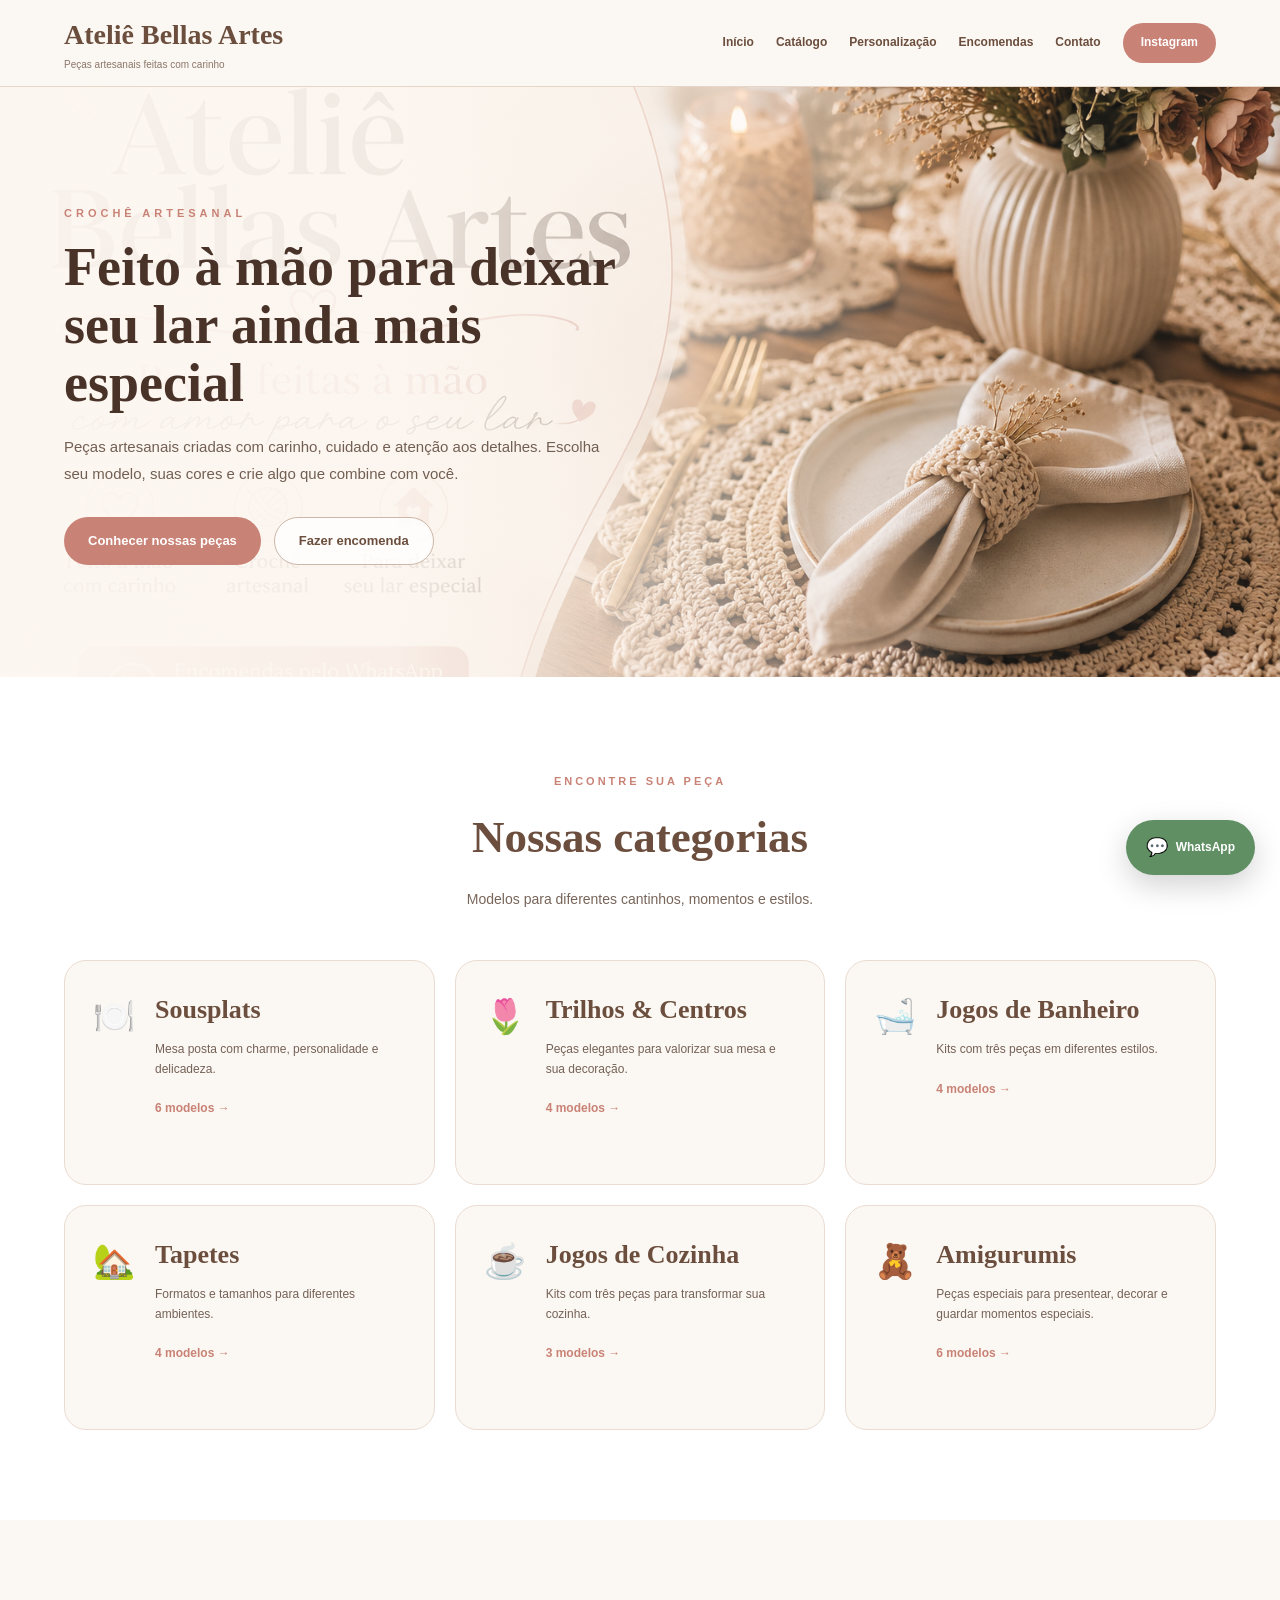
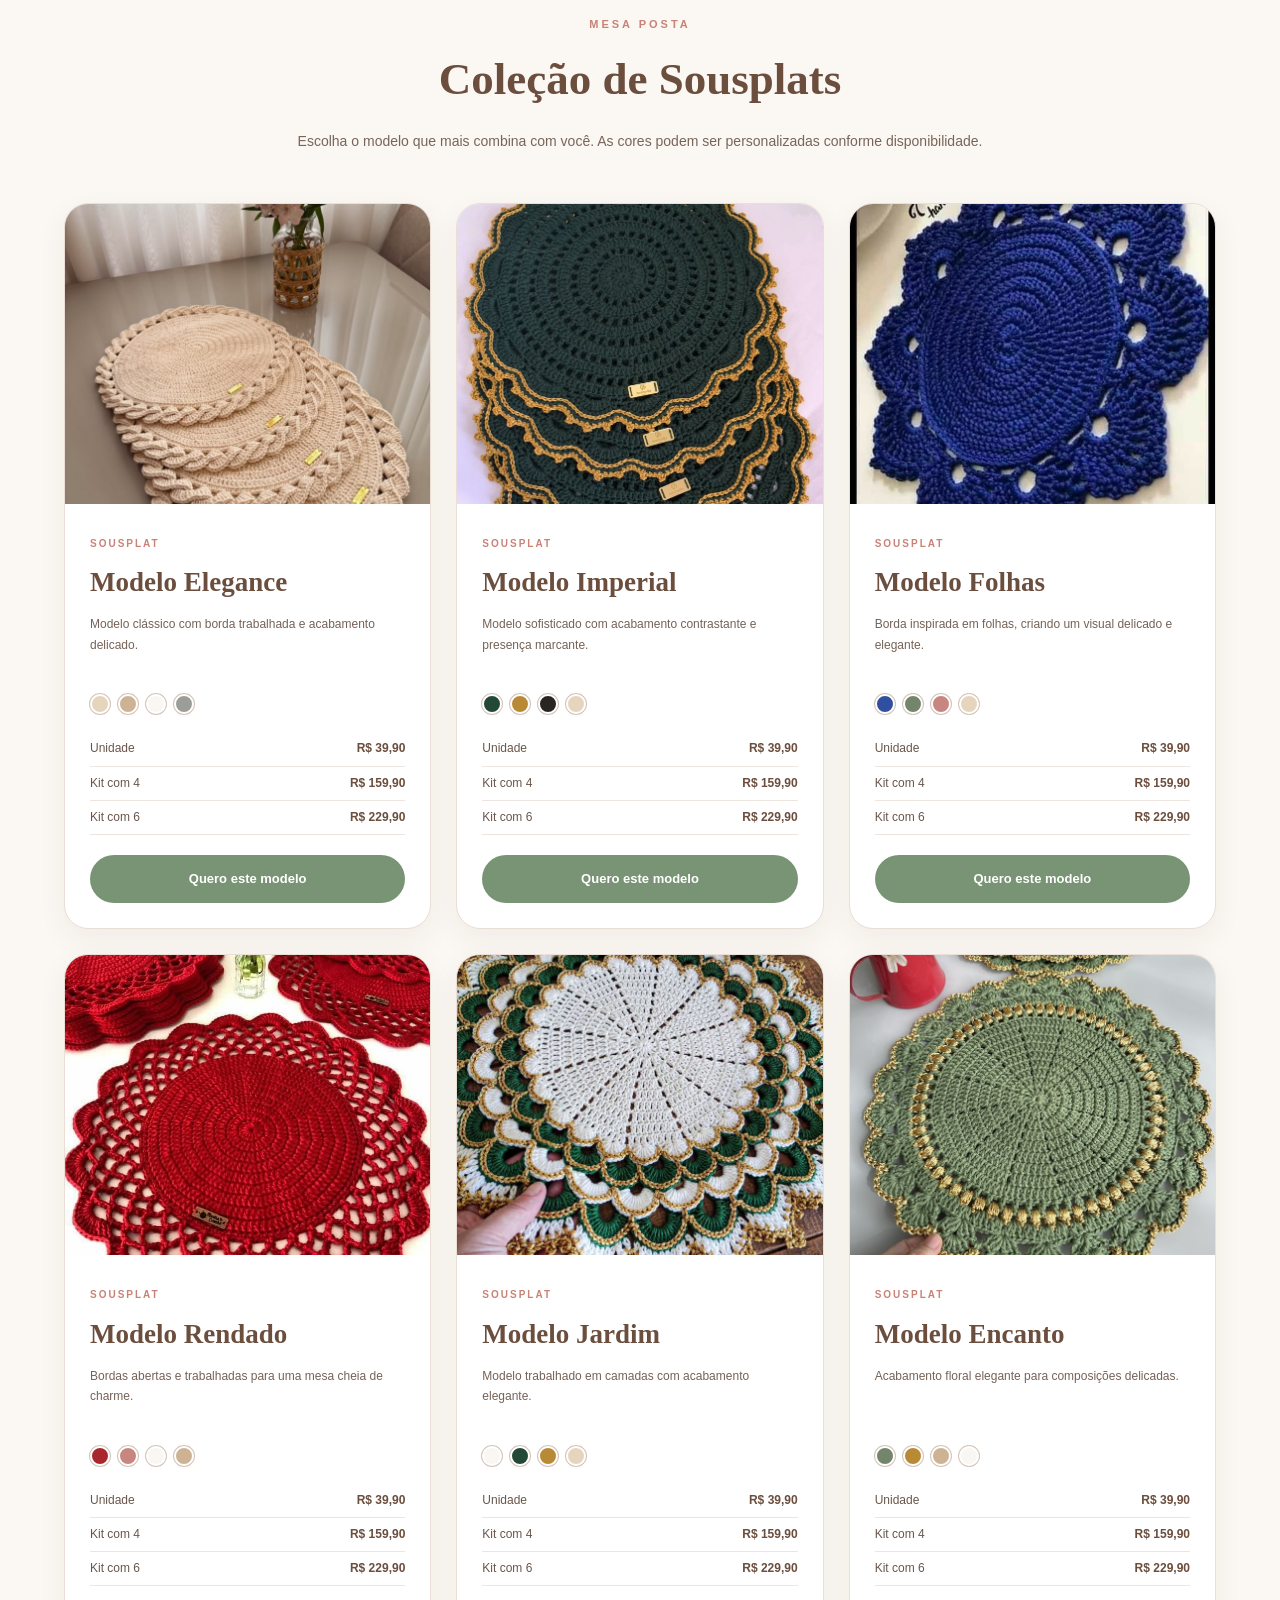
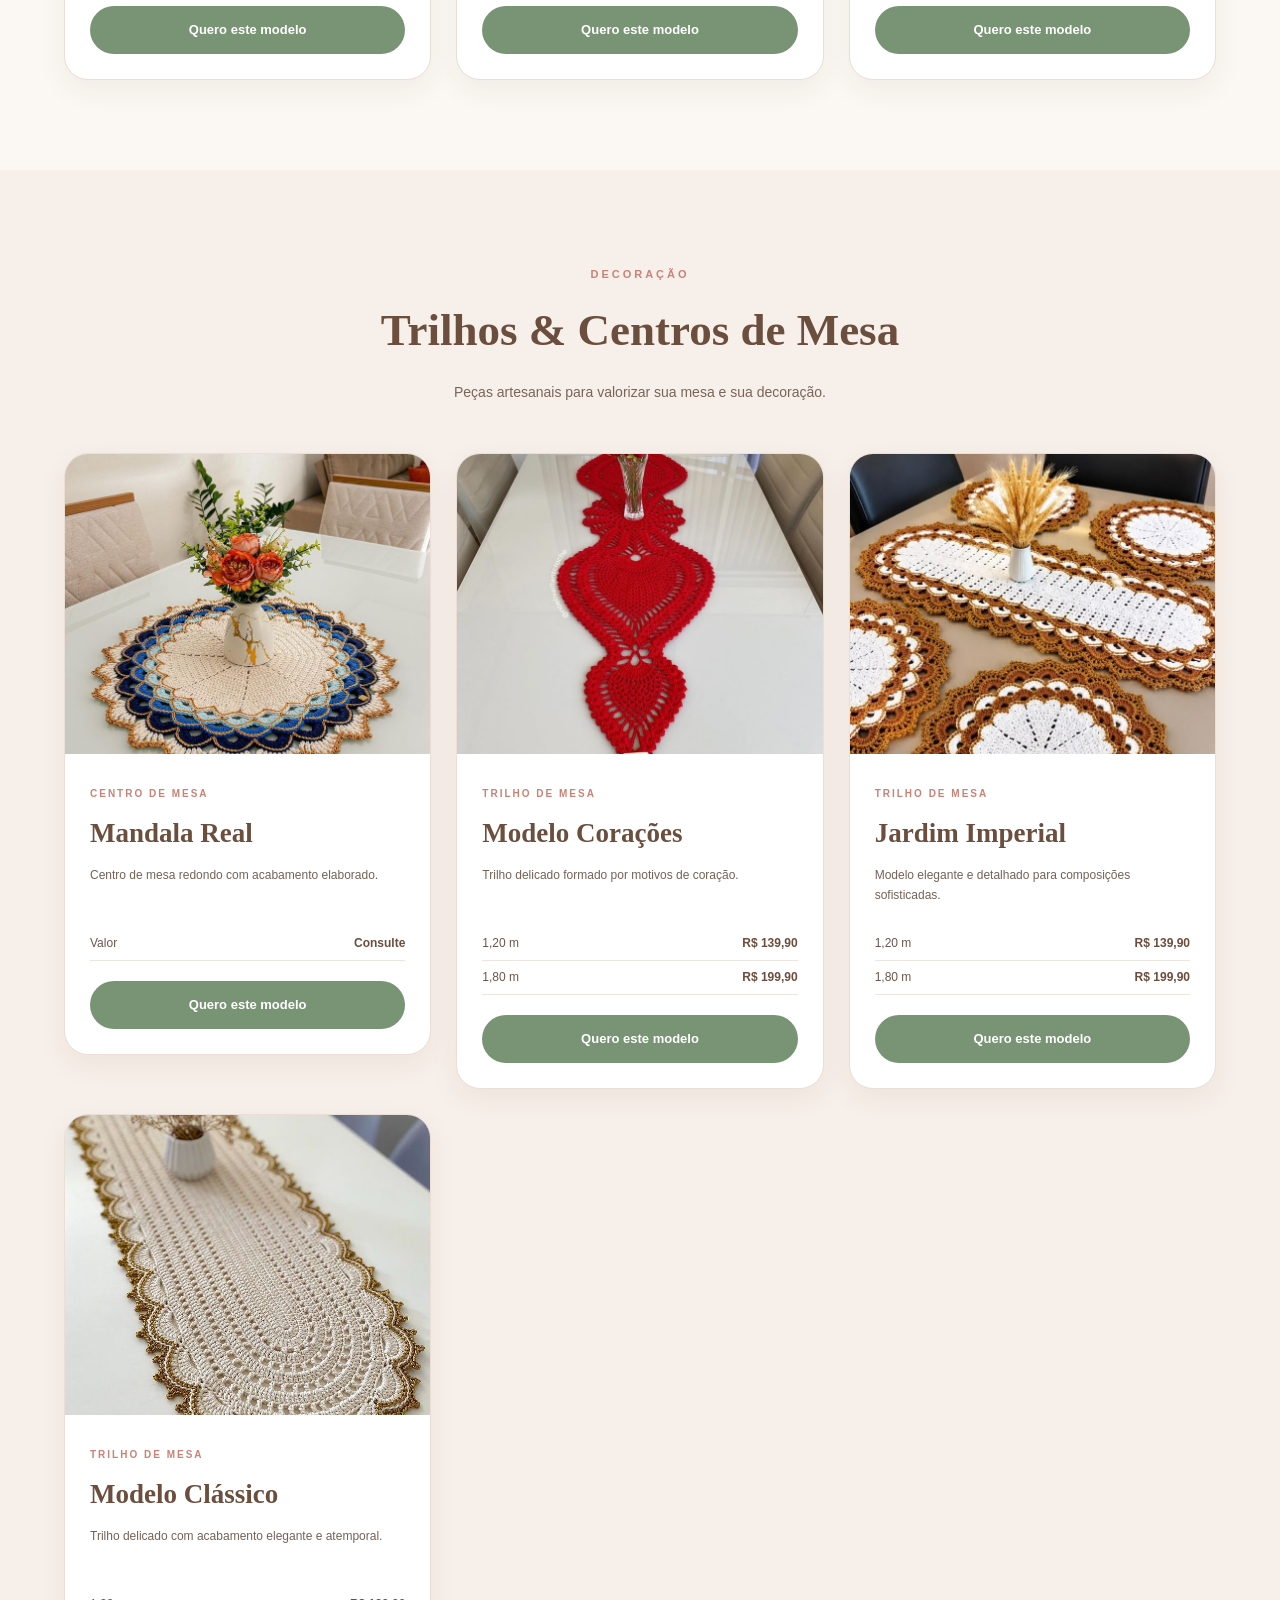
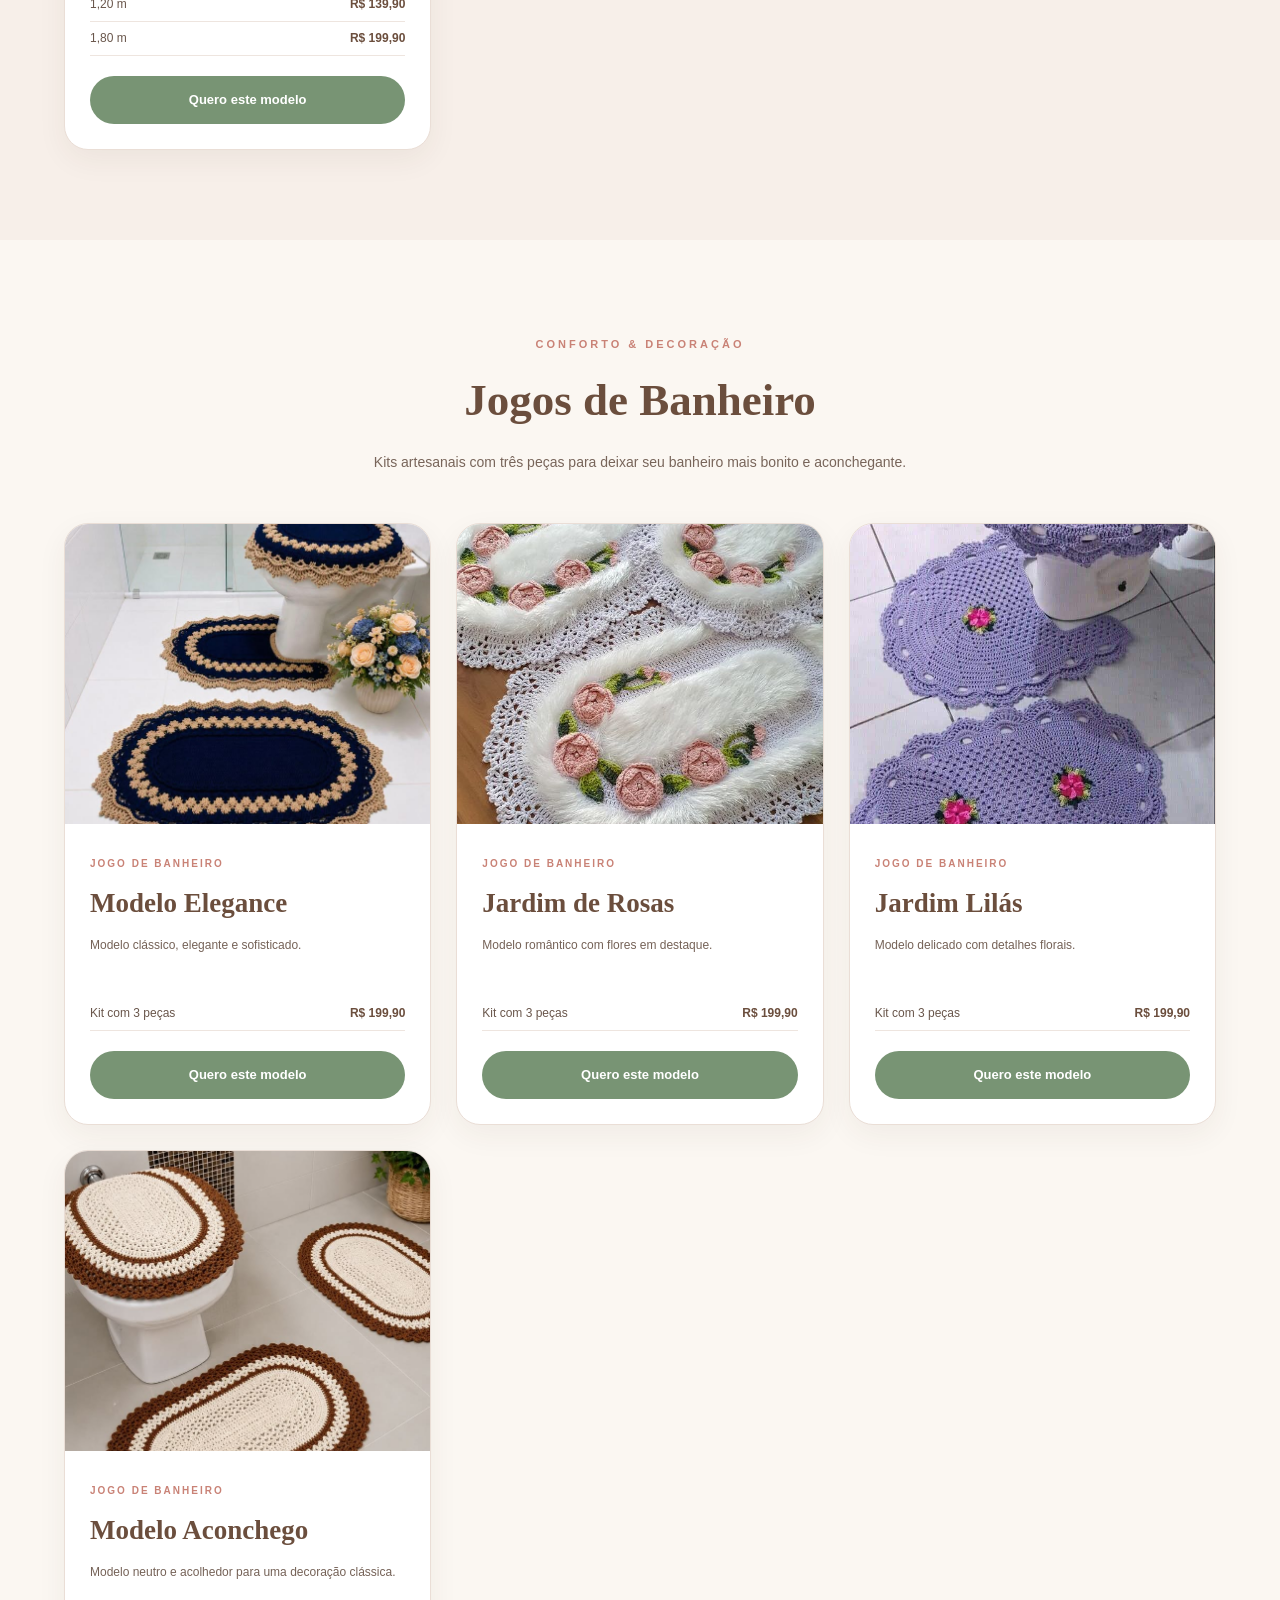
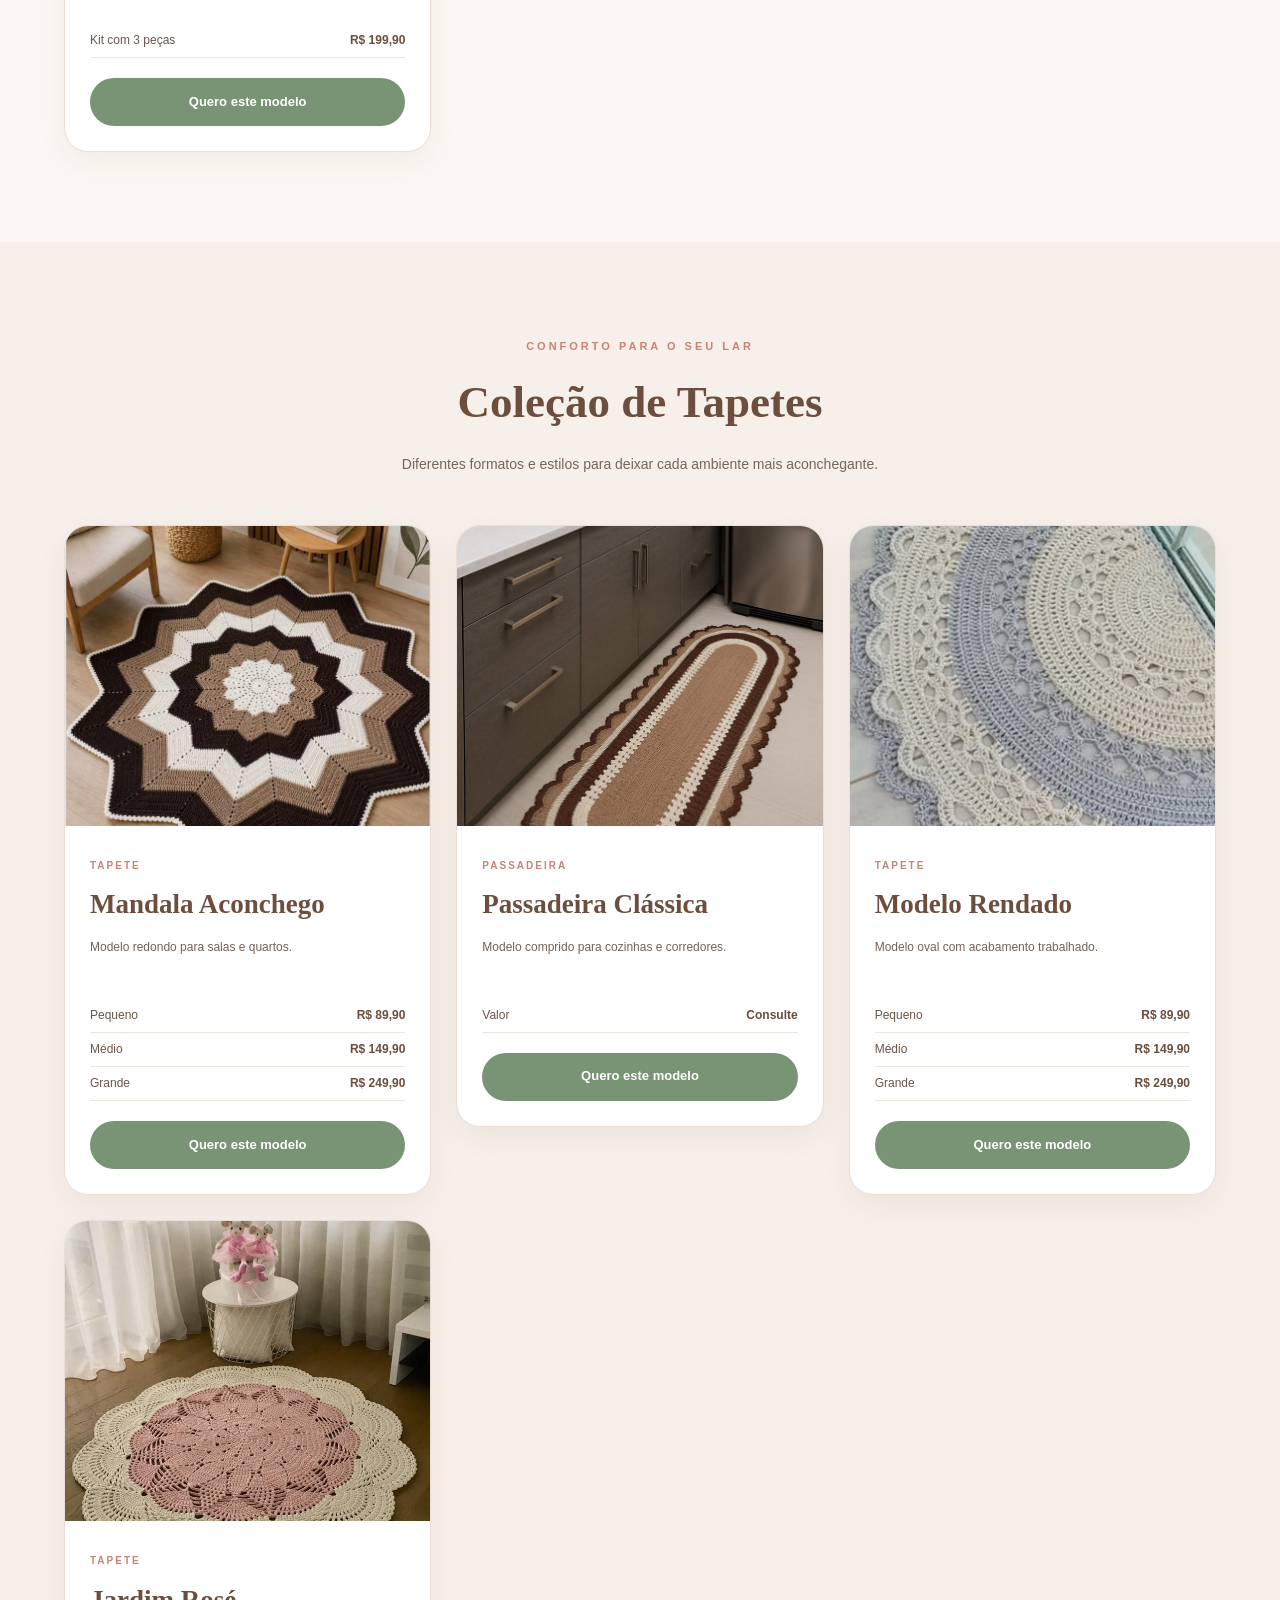
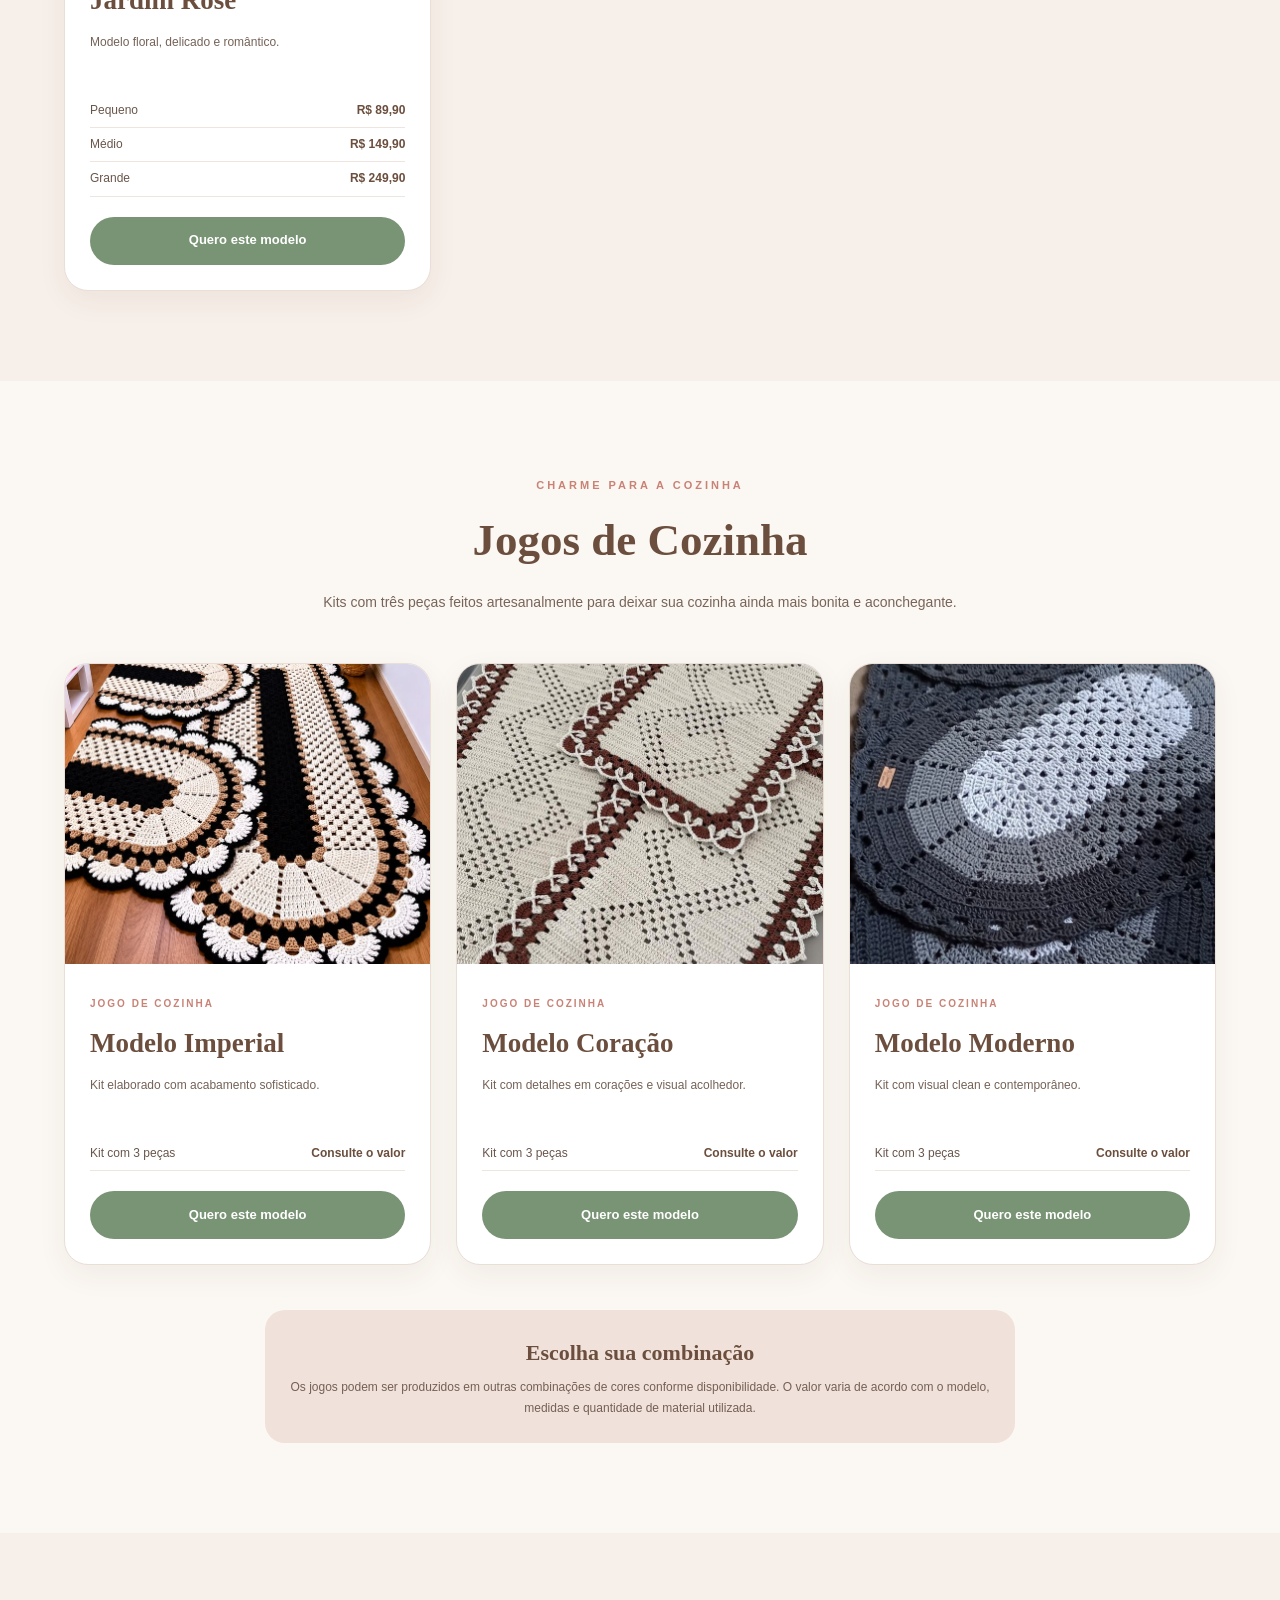
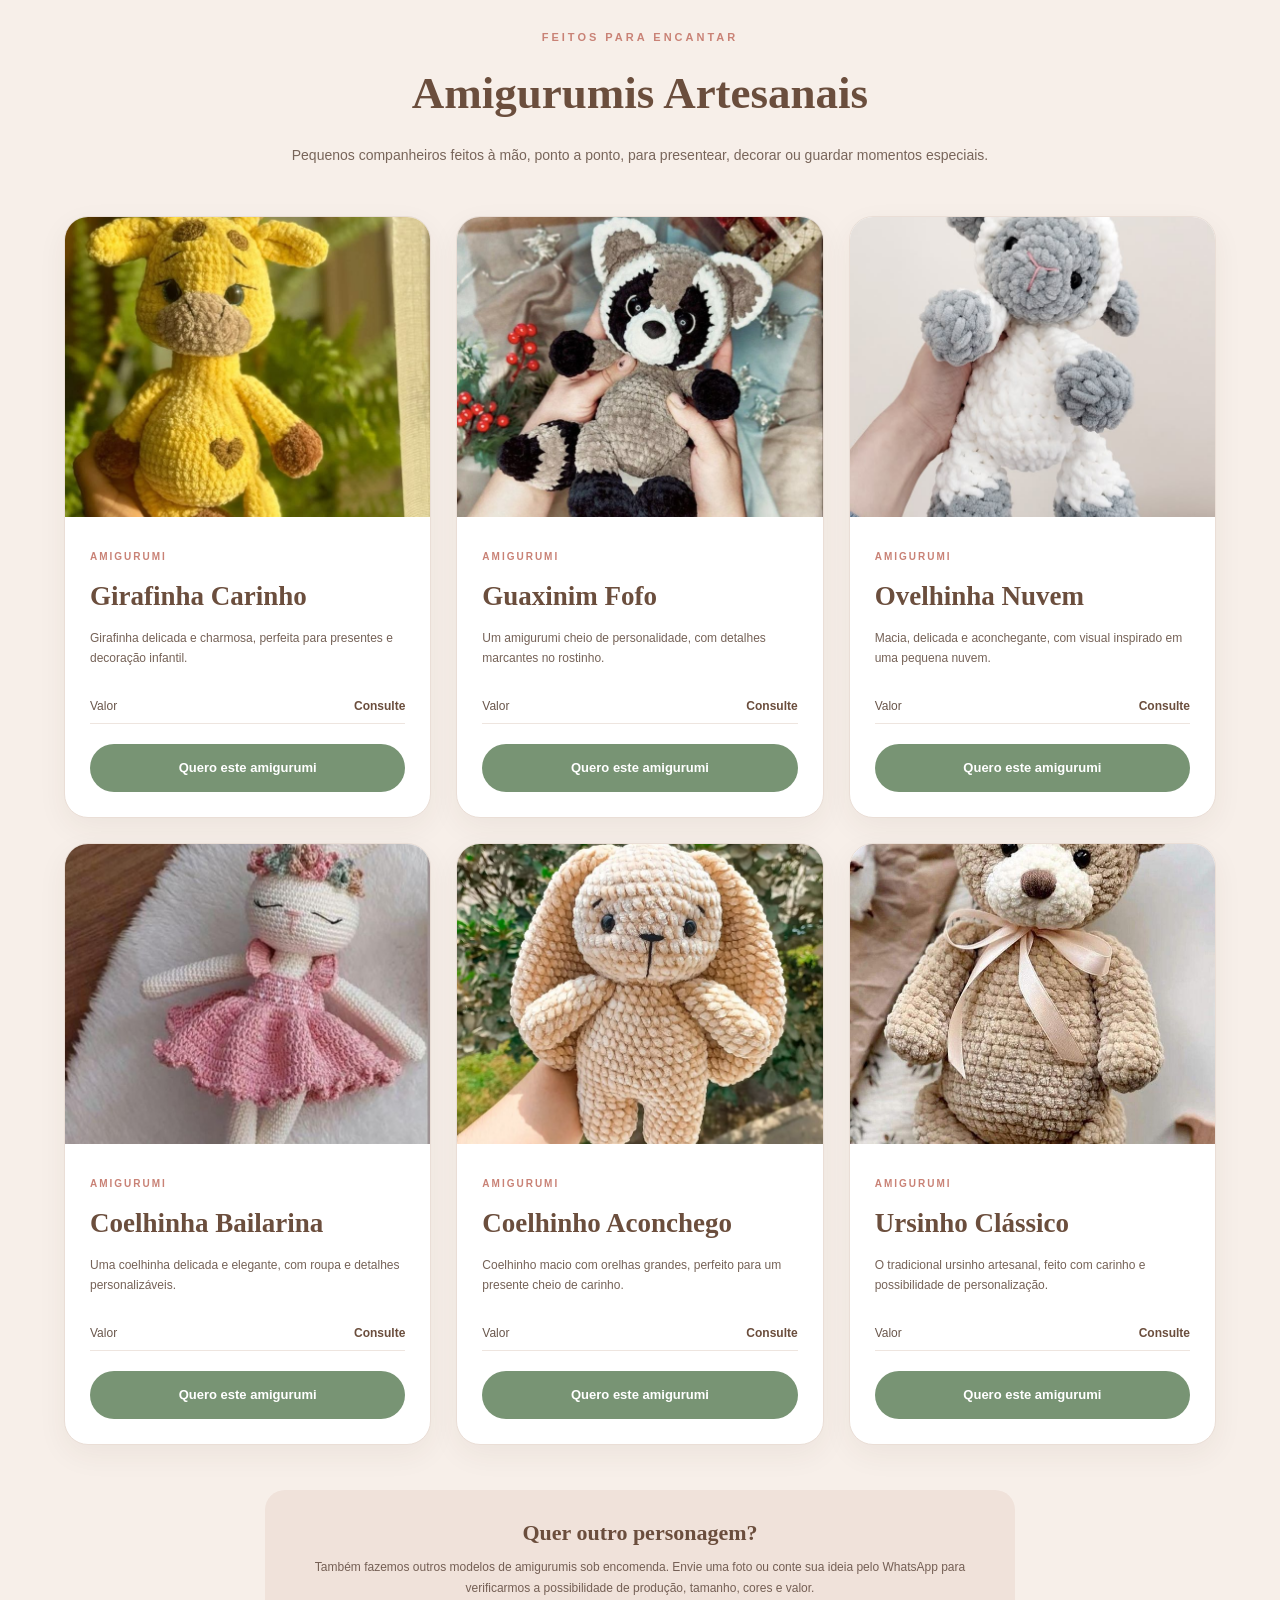
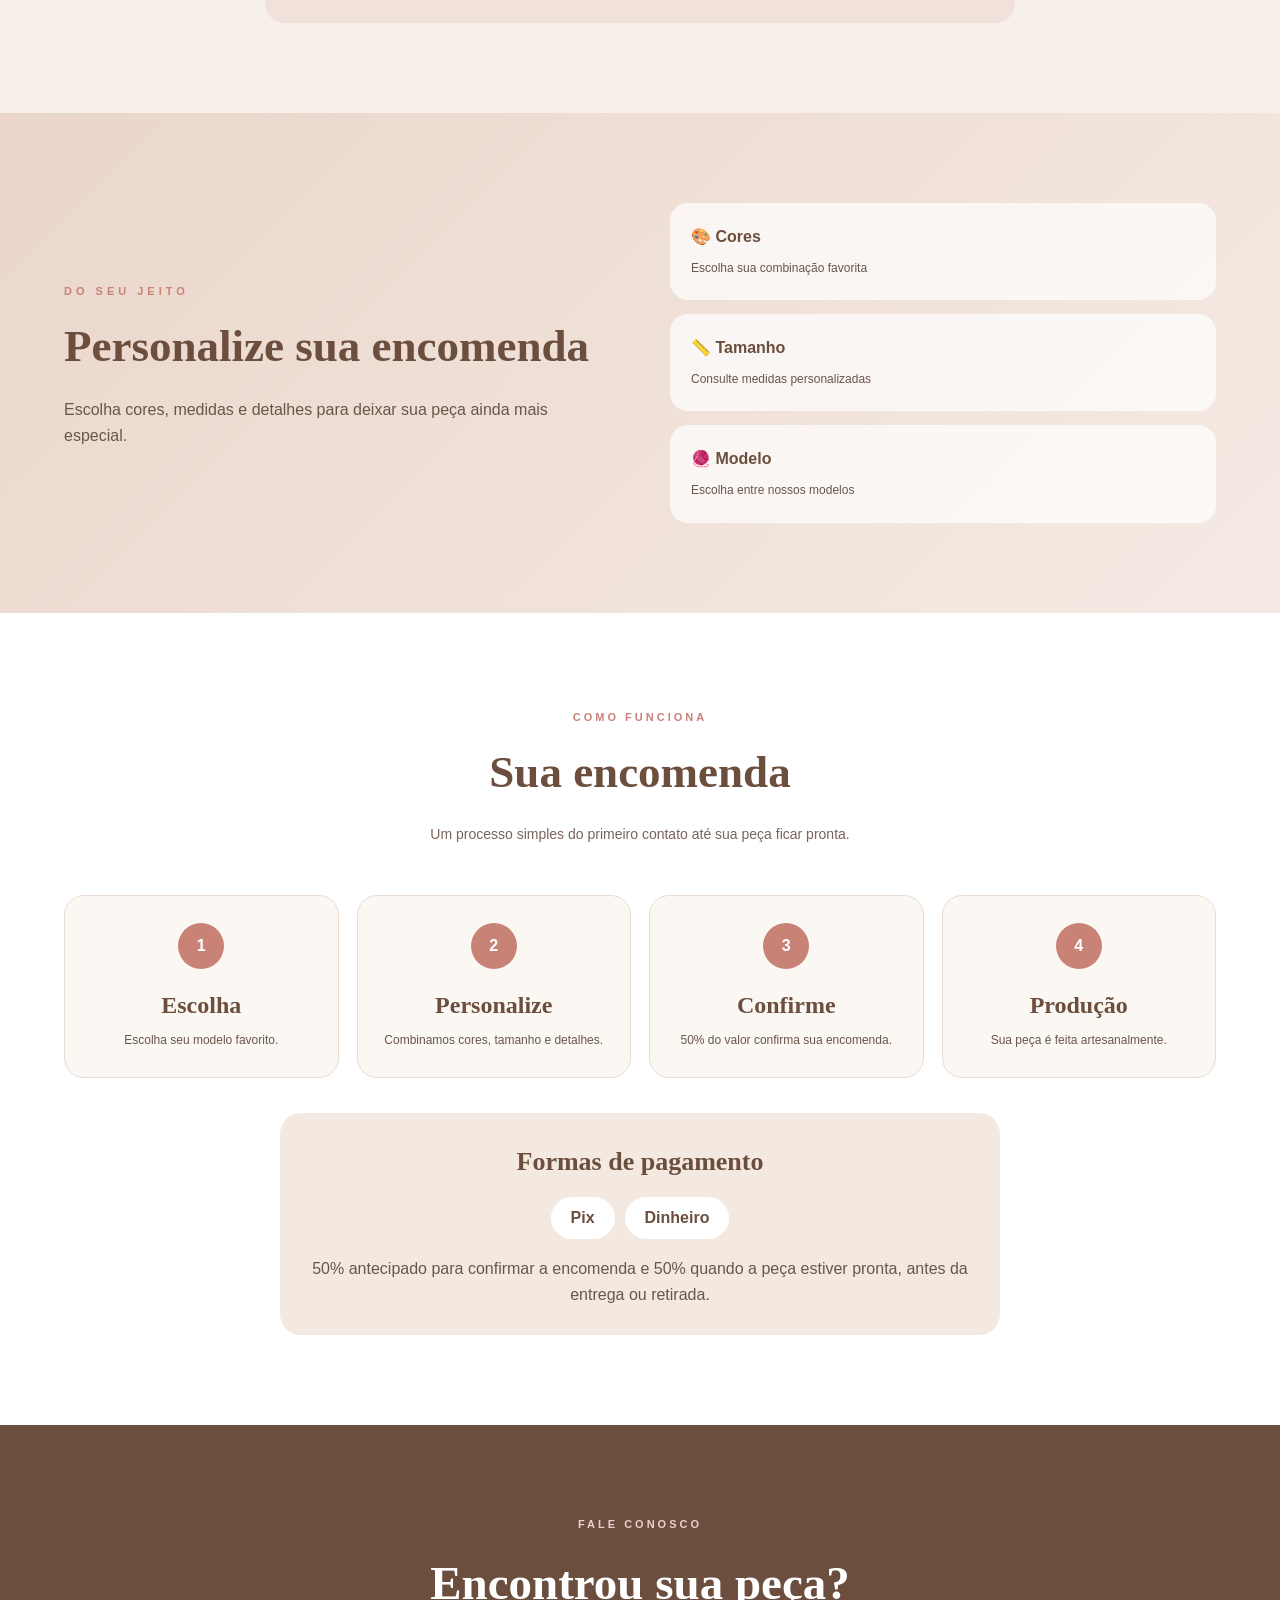
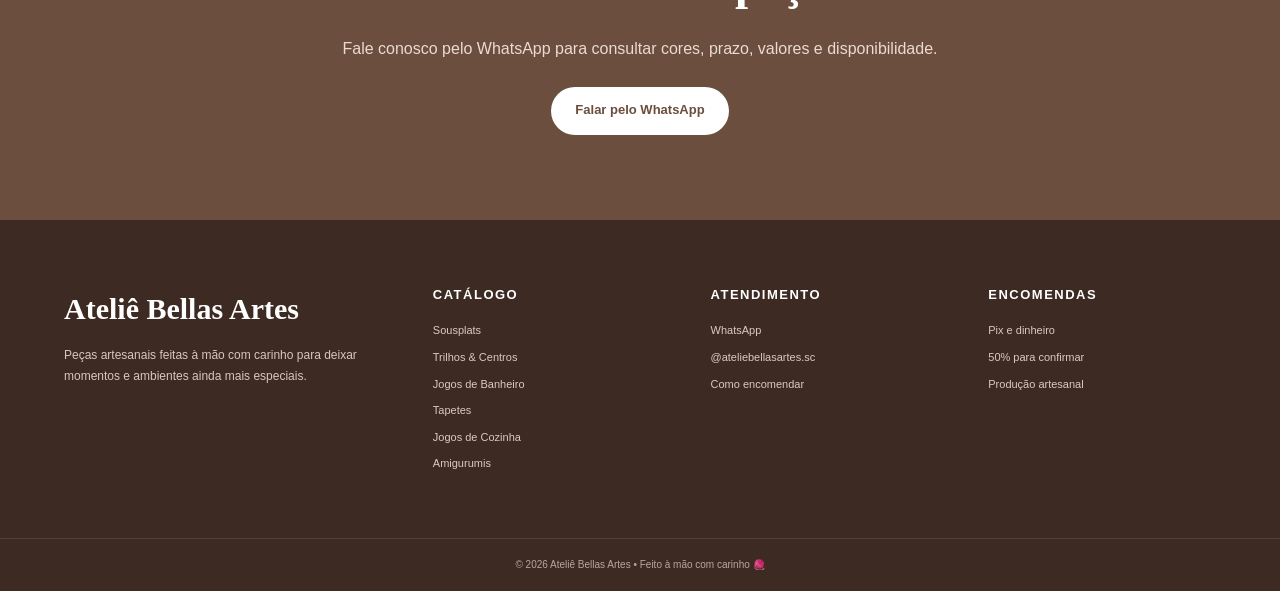
<file: index.html>
<!DOCTYPE html>
<html lang="pt-BR">

<head>
  <meta charset="UTF-8">

  <meta
    name="viewport"
    content="width=device-width, initial-scale=1.0"
  >

  <title>Ateliê Bellas Artes | Crochê Artesanal</title>

  <meta
    name="description"
    content="Crochê artesanal feito com carinho. Sousplats, trilhos, centros de mesa, jogos de banheiro, tapetes, jogos de cozinha, amigurumis e encomendas personalizadas."
  >

  <link rel="stylesheet" href="style.css">
</head>

<body>


<!-- =========================
     CABEÇALHO
========================= -->

<header class="topo">

  <div class="container topo-conteudo">

    <a href="#inicio" class="marca">

      <h1>Ateliê Bellas Artes</h1>

      <p>
        Peças artesanais feitas com carinho
      </p>

    </a>


    <button
      class="botao-menu"
      id="botao-menu"
      aria-expanded="false"
      aria-controls="menu-principal"
    >
      ☰ Menu
    </button>


    <nav
      id="menu-principal"
      class="menu"
    >

      <a href="#inicio">
        Início
      </a>

      <a href="#categorias">
        Catálogo
      </a>

      <a href="#personalizacao">
        Personalização
      </a>

      <a href="#encomendas">
        Encomendas
      </a>

      <a href="#contato">
        Contato
      </a>

      <a
        href="https://www.instagram.com/ateliebellasartes.sc/"
        target="_blank"
        rel="noopener noreferrer"
        class="menu-instagram"
      >
        Instagram
      </a>

    </nav>

  </div>

</header>



<main>


<!-- =========================
     BANNER
========================= -->

<section
  id="inicio"
  class="hero"
>

  <img
    src="imagens/banner.png"
    alt="Crochê artesanal do Ateliê Bellas Artes"
    class="hero-fundo"
  >

  <div class="hero-overlay"></div>


  <div class="container hero-conteudo">

    <div class="hero-texto">

      <span class="mini-titulo">
        CROCHÊ ARTESANAL
      </span>

      <h2>
        Feito à mão para deixar
        seu lar ainda mais especial
      </h2>

      <p>
        Peças artesanais criadas com carinho,
        cuidado e atenção aos detalhes.
        Escolha seu modelo, suas cores e crie
        algo que combine com você.
      </p>


      <div class="hero-botoes">

        <a
          href="#categorias"
          class="botao botao-principal"
        >
          Conhecer nossas peças
        </a>


        <a
          href="https://wa.me/5548991967784?text=Olá! Vim pelo site do Ateliê Bellas Artes e gostaria de fazer uma encomenda."
          target="_blank"
          rel="noopener noreferrer"
          class="botao botao-secundario hero-botao-claro"
        >
          Fazer encomenda
        </a>

      </div>

    </div>

  </div>

</section>



<!-- =========================
     CATEGORIAS
========================= -->

<section
  id="categorias"
  class="secao categorias"
>

  <div class="container">

    <div class="titulo-secao">

      <span>
        ENCONTRE SUA PEÇA
      </span>

      <h2>
        Nossas categorias
      </h2>

      <p>
        Modelos para diferentes cantinhos,
        momentos e estilos.
      </p>

    </div>


    <div class="grade-categorias">


      <a
        href="#sousplats"
        class="categoria-card"
      >

        <div class="icone-categoria">
          🍽️
        </div>

        <div>

          <h3>
            Sousplats
          </h3>

          <p>
            Mesa posta com charme,
            personalidade e delicadeza.
          </p>

          <span>
            6 modelos →
          </span>

        </div>

      </a>



      <a
        href="#trilhos"
        class="categoria-card"
      >

        <div class="icone-categoria">
          🌷
        </div>

        <div>

          <h3>
            Trilhos & Centros
          </h3>

          <p>
            Peças elegantes para valorizar
            sua mesa e sua decoração.
          </p>

          <span>
            4 modelos →
          </span>

        </div>

      </a>



      <a
        href="#banheiro"
        class="categoria-card"
      >

        <div class="icone-categoria">
          🛁
        </div>

        <div>

          <h3>
            Jogos de Banheiro
          </h3>

          <p>
            Kits com três peças em
            diferentes estilos.
          </p>

          <span>
            4 modelos →
          </span>

        </div>

      </a>



      <a
        href="#tapetes"
        class="categoria-card"
      >

        <div class="icone-categoria">
          🏡
        </div>

        <div>

          <h3>
            Tapetes
          </h3>

          <p>
            Formatos e tamanhos para
            diferentes ambientes.
          </p>

          <span>
            4 modelos →
          </span>

        </div>

      </a>



      <a
        href="#cozinha"
        class="categoria-card"
      >

        <div class="icone-categoria">
          ☕
        </div>

        <div>

          <h3>
            Jogos de Cozinha
          </h3>

          <p>
            Kits com três peças para
            transformar sua cozinha.
          </p>

          <span>
            3 modelos →
          </span>

        </div>

      </a>



      <a
        href="#amigurumis"
        class="categoria-card"
      >

        <div class="icone-categoria">
          🧸
        </div>

        <div>

          <h3>
            Amigurumis
          </h3>

          <p>
            Peças especiais para presentear,
            decorar e guardar momentos especiais.
          </p>

          <span>
            6 modelos →
          </span>

        </div>

      </a>


    </div>

  </div>

</section>



<!-- =========================
     SOUSPLATS
========================= -->

<section
  id="sousplats"
  class="secao secao-produtos"
>

  <div class="container">

    <div class="titulo-secao">

      <span>
        MESA POSTA
      </span>

      <h2>
        Coleção de Sousplats
      </h2>

      <p>
        Escolha o modelo que mais combina com você.
        As cores podem ser personalizadas conforme
        disponibilidade.
      </p>

    </div>


    <div class="grade-produtos">


      <!-- ELEGANCE -->

      <article class="produto-card">

        <div class="produto-imagem">

          <img
            src="imagens/elegance.jpg"
            alt="Sousplat Modelo Elegance"
          >

        </div>

        <div class="produto-info">

          <span class="categoria-produto">
            SOUSPLAT
          </span>

          <h3>
            Modelo Elegance
          </h3>

          <p>
            Modelo clássico com borda trabalhada
            e acabamento delicado.
          </p>

          <div class="cores">
            <span class="cor cru"></span>
            <span class="cor bege"></span>
            <span class="cor branco"></span>
            <span class="cor cinza"></span>
          </div>

          <div class="precos">
            <span>Unidade</span>
            <strong>R$ 39,90</strong>
          </div>

          <div class="precos">
            <span>Kit com 4</span>
            <strong>R$ 159,90</strong>
          </div>

          <div class="precos">
            <span>Kit com 6</span>
            <strong>R$ 229,90</strong>
          </div>

          <a
            href="https://wa.me/5548991967784?text=Olá! Gostei do Sousplat Modelo Elegance do Ateliê Bellas Artes e gostaria de fazer uma encomenda."
            target="_blank"
            rel="noopener noreferrer"
            class="botao botao-produto"
          >
            Quero este modelo
          </a>

        </div>

      </article>



      <!-- IMPERIAL -->

      <article class="produto-card">

        <div class="produto-imagem">

          <img
            src="imagens/imperial.jpg"
            alt="Sousplat Modelo Imperial"
          >

        </div>

        <div class="produto-info">

          <span class="categoria-produto">
            SOUSPLAT
          </span>

          <h3>
            Modelo Imperial
          </h3>

          <p>
            Modelo sofisticado com acabamento
            contrastante e presença marcante.
          </p>

          <div class="cores">
            <span class="cor verde-escuro"></span>
            <span class="cor dourado"></span>
            <span class="cor preto"></span>
            <span class="cor cru"></span>
          </div>

          <div class="precos">
            <span>Unidade</span>
            <strong>R$ 39,90</strong>
          </div>

          <div class="precos">
            <span>Kit com 4</span>
            <strong>R$ 159,90</strong>
          </div>

          <div class="precos">
            <span>Kit com 6</span>
            <strong>R$ 229,90</strong>
          </div>

          <a
            href="https://wa.me/5548991967784?text=Olá! Gostei do Sousplat Modelo Imperial do Ateliê Bellas Artes e gostaria de fazer uma encomenda."
            target="_blank"
            rel="noopener noreferrer"
            class="botao botao-produto"
          >
            Quero este modelo
          </a>

        </div>

      </article>



      <!-- FOLHAS -->

      <article class="produto-card">

        <div class="produto-imagem">

          <img
            src="imagens/folhas.jpg"
            alt="Sousplat Modelo Folhas"
          >

        </div>

        <div class="produto-info">

          <span class="categoria-produto">
            SOUSPLAT
          </span>

          <h3>
            Modelo Folhas
          </h3>

          <p>
            Borda inspirada em folhas,
            criando um visual delicado e elegante.
          </p>

          <div class="cores">
            <span class="cor azul"></span>
            <span class="cor verde"></span>
            <span class="cor rose"></span>
            <span class="cor cru"></span>
          </div>

          <div class="precos">
            <span>Unidade</span>
            <strong>R$ 39,90</strong>
          </div>

          <div class="precos">
            <span>Kit com 4</span>
            <strong>R$ 159,90</strong>
          </div>

          <div class="precos">
            <span>Kit com 6</span>
            <strong>R$ 229,90</strong>
          </div>

          <a
            href="https://wa.me/5548991967784?text=Olá! Gostei do Sousplat Modelo Folhas do Ateliê Bellas Artes e gostaria de fazer uma encomenda."
            target="_blank"
            rel="noopener noreferrer"
            class="botao botao-produto"
          >
            Quero este modelo
          </a>

        </div>

      </article>



      <!-- RENDADO -->

      <article class="produto-card">

        <div class="produto-imagem">

          <img
            src="imagens/rendado.jpg"
            alt="Sousplat Modelo Rendado"
          >

        </div>

        <div class="produto-info">

          <span class="categoria-produto">
            SOUSPLAT
          </span>

          <h3>
            Modelo Rendado
          </h3>

          <p>
            Bordas abertas e trabalhadas
            para uma mesa cheia de charme.
          </p>

          <div class="cores">
            <span class="cor vermelho"></span>
            <span class="cor rose"></span>
            <span class="cor branco"></span>
            <span class="cor bege"></span>
          </div>

          <div class="precos">
            <span>Unidade</span>
            <strong>R$ 39,90</strong>
          </div>

          <div class="precos">
            <span>Kit com 4</span>
            <strong>R$ 159,90</strong>
          </div>

          <div class="precos">
            <span>Kit com 6</span>
            <strong>R$ 229,90</strong>
          </div>

          <a
            href="https://wa.me/5548991967784?text=Olá! Gostei do Sousplat Modelo Rendado do Ateliê Bellas Artes e gostaria de fazer uma encomenda."
            target="_blank"
            rel="noopener noreferrer"
            class="botao botao-produto"
          >
            Quero este modelo
          </a>

        </div>

      </article>



      <!-- JARDIM -->

      <article class="produto-card">

        <div class="produto-imagem">

          <img
            src="imagens/jardim.jpg"
            alt="Sousplat Modelo Jardim"
          >

        </div>

        <div class="produto-info">

          <span class="categoria-produto">
            SOUSPLAT
          </span>

          <h3>
            Modelo Jardim
          </h3>

          <p>
            Modelo trabalhado em camadas
            com acabamento elegante.
          </p>

          <div class="cores">
            <span class="cor branco"></span>
            <span class="cor verde-escuro"></span>
            <span class="cor dourado"></span>
            <span class="cor cru"></span>
          </div>

          <div class="precos">
            <span>Unidade</span>
            <strong>R$ 39,90</strong>
          </div>

          <div class="precos">
            <span>Kit com 4</span>
            <strong>R$ 159,90</strong>
          </div>

          <div class="precos">
            <span>Kit com 6</span>
            <strong>R$ 229,90</strong>
          </div>

          <a
            href="https://wa.me/5548991967784?text=Olá! Gostei do Sousplat Modelo Jardim do Ateliê Bellas Artes e gostaria de fazer uma encomenda."
            target="_blank"
            rel="noopener noreferrer"
            class="botao botao-produto"
          >
            Quero este modelo
          </a>

        </div>

      </article>



      <!-- ENCANTO -->

      <article class="produto-card">

        <div class="produto-imagem">

          <img
            src="imagens/encanto.jpg"
            alt="Sousplat Modelo Encanto"
          >

        </div>

        <div class="produto-info">

          <span class="categoria-produto">
            SOUSPLAT
          </span>

          <h3>
            Modelo Encanto
          </h3>

          <p>
            Acabamento floral elegante
            para composições delicadas.
          </p>

          <div class="cores">
            <span class="cor verde"></span>
            <span class="cor dourado"></span>
            <span class="cor bege"></span>
            <span class="cor branco"></span>
          </div>

          <div class="precos">
            <span>Unidade</span>
            <strong>R$ 39,90</strong>
          </div>

          <div class="precos">
            <span>Kit com 4</span>
            <strong>R$ 159,90</strong>
          </div>

          <div class="precos">
            <span>Kit com 6</span>
            <strong>R$ 229,90</strong>
          </div>

          <a
            href="https://wa.me/5548991967784?text=Olá! Gostei do Sousplat Modelo Encanto do Ateliê Bellas Artes e gostaria de fazer uma encomenda."
            target="_blank"
            rel="noopener noreferrer"
            class="botao botao-produto"
          >
            Quero este modelo
          </a>

        </div>

      </article>


    </div>

  </div>

</section>



<!-- =========================
     TRILHOS
========================= -->

<section
  id="trilhos"
  class="secao secao-produtos secao-alternada"
>

  <div class="container">

    <div class="titulo-secao">

      <span>DECORAÇÃO</span>

      <h2>
        Trilhos & Centros de Mesa
      </h2>

      <p>
        Peças artesanais para valorizar
        sua mesa e sua decoração.
      </p>

    </div>


    <div class="grade-produtos">


      <!-- MANDALA REAL -->

      <article class="produto-card">

        <div class="produto-imagem">

          <img
            src="imagens/mandala-real.jpg"
            alt="Centro de Mesa Mandala Real"
          >

        </div>

        <div class="produto-info">

          <span class="categoria-produto">
            CENTRO DE MESA
          </span>

          <h3>
            Mandala Real
          </h3>

          <p>
            Centro de mesa redondo
            com acabamento elaborado.
          </p>

          <div class="precos">
            <span>Valor</span>
            <strong>Consulte</strong>
          </div>

          <a
            href="https://wa.me/5548991967784?text=Olá! Gostei do Centro de Mesa Mandala Real do Ateliê Bellas Artes."
            target="_blank"
            rel="noopener noreferrer"
            class="botao botao-produto"
          >
            Quero este modelo
          </a>

        </div>

      </article>



      <!-- CORAÇÕES -->

      <article class="produto-card">

        <div class="produto-imagem">

          <img
            src="imagens/coracoes.jpg"
            alt="Trilho Modelo Corações"
          >

        </div>

        <div class="produto-info">

          <span class="categoria-produto">
            TRILHO DE MESA
          </span>

          <h3>
            Modelo Corações
          </h3>

          <p>
            Trilho delicado formado
            por motivos de coração.
          </p>

          <div class="precos">
            <span>1,20 m</span>
            <strong>R$ 139,90</strong>
          </div>

          <div class="precos">
            <span>1,80 m</span>
            <strong>R$ 199,90</strong>
          </div>

          <a
            href="https://wa.me/5548991967784?text=Olá! Gostei do Trilho Modelo Corações do Ateliê Bellas Artes."
            target="_blank"
            rel="noopener noreferrer"
            class="botao botao-produto"
          >
            Quero este modelo
          </a>

        </div>

      </article>



      <!-- JARDIM IMPERIAL -->

      <article class="produto-card">

        <div class="produto-imagem">

          <img
            src="imagens/jardim-imperial.jpg"
            alt="Trilho Jardim Imperial"
          >

        </div>

        <div class="produto-info">

          <span class="categoria-produto">
            TRILHO DE MESA
          </span>

          <h3>
            Jardim Imperial
          </h3>

          <p>
            Modelo elegante e detalhado
            para composições sofisticadas.
          </p>

          <div class="precos">
            <span>1,20 m</span>
            <strong>R$ 139,90</strong>
          </div>

          <div class="precos">
            <span>1,80 m</span>
            <strong>R$ 199,90</strong>
          </div>

          <a
            href="https://wa.me/5548991967784?text=Olá! Gostei do Trilho Jardim Imperial do Ateliê Bellas Artes."
            target="_blank"
            rel="noopener noreferrer"
            class="botao botao-produto"
          >
            Quero este modelo
          </a>

        </div>

      </article>



      <!-- CLÁSSICO -->

      <article class="produto-card">

        <div class="produto-imagem">

          <img
            src="imagens/classico.jpg"
            alt="Trilho Modelo Clássico"
          >

        </div>

        <div class="produto-info">

          <span class="categoria-produto">
            TRILHO DE MESA
          </span>

          <h3>
            Modelo Clássico
          </h3>

          <p>
            Trilho delicado com acabamento
            elegante e atemporal.
          </p>

          <div class="precos">
            <span>1,20 m</span>
            <strong>R$ 139,90</strong>
          </div>

          <div class="precos">
            <span>1,80 m</span>
            <strong>R$ 199,90</strong>
          </div>

          <a
            href="https://wa.me/5548991967784?text=Olá! Gostei do Trilho Modelo Clássico do Ateliê Bellas Artes."
            target="_blank"
            rel="noopener noreferrer"
            class="botao botao-produto"
          >
            Quero este modelo
          </a>

        </div>

      </article>


    </div>

  </div>

</section>



<!-- =========================
     JOGOS DE BANHEIRO
========================= -->

<section
  id="banheiro"
  class="secao secao-produtos"
>

  <div class="container">

    <div class="titulo-secao">

      <span>
        CONFORTO & DECORAÇÃO
      </span>

      <h2>
        Jogos de Banheiro
      </h2>

      <p>
        Kits artesanais com três peças
        para deixar seu banheiro mais bonito
        e aconchegante.
      </p>

    </div>


    <div class="grade-produtos">


      <!-- ELEGANCE -->

      <article class="produto-card">

        <div class="produto-imagem">

          <img
            src="imagens/banheiro-elegance.jpg"
            alt="Jogo de Banheiro Elegance"
          >

        </div>

        <div class="produto-info">

          <span class="categoria-produto">
            JOGO DE BANHEIRO
          </span>

          <h3>
            Modelo Elegance
          </h3>

          <p>
            Modelo clássico,
            elegante e sofisticado.
          </p>

          <div class="precos">
            <span>Kit com 3 peças</span>
            <strong>R$ 199,90</strong>
          </div>

          <a
            href="https://wa.me/5548991967784?text=Olá! Gostei do Jogo de Banheiro Modelo Elegance do Ateliê Bellas Artes."
            target="_blank"
            rel="noopener noreferrer"
            class="botao botao-produto"
          >
            Quero este modelo
          </a>

        </div>

      </article>



      <!-- JARDIM DE ROSAS -->

      <article class="produto-card">

        <div class="produto-imagem">

          <img
            src="imagens/banheiro-jardim-rosas.jpg"
            alt="Jogo de Banheiro Jardim de Rosas"
          >

        </div>

        <div class="produto-info">

          <span class="categoria-produto">
            JOGO DE BANHEIRO
          </span>

          <h3>
            Jardim de Rosas
          </h3>

          <p>
            Modelo romântico com
            flores em destaque.
          </p>

          <div class="precos">
            <span>Kit com 3 peças</span>
            <strong>R$ 199,90</strong>
          </div>

          <a
            href="https://wa.me/5548991967784?text=Olá! Gostei do Jogo de Banheiro Jardim de Rosas do Ateliê Bellas Artes."
            target="_blank"
            rel="noopener noreferrer"
            class="botao botao-produto"
          >
            Quero este modelo
          </a>

        </div>

      </article>



      <!-- JARDIM LILÁS -->

      <article class="produto-card">

        <div class="produto-imagem">

          <img
            src="imagens/banheiro-jardim-lilas.jpg"
            alt="Jogo de Banheiro Jardim Lilás"
          >

        </div>

        <div class="produto-info">

          <span class="categoria-produto">
            JOGO DE BANHEIRO
          </span>

          <h3>
            Jardim Lilás
          </h3>

          <p>
            Modelo delicado com
            detalhes florais.
          </p>

          <div class="precos">
            <span>Kit com 3 peças</span>
            <strong>R$ 199,90</strong>
          </div>

          <a
            href="https://wa.me/5548991967784?text=Olá! Gostei do Jogo de Banheiro Jardim Lilás do Ateliê Bellas Artes."
            target="_blank"
            rel="noopener noreferrer"
            class="botao botao-produto"
          >
            Quero este modelo
          </a>

        </div>

      </article>



      <!-- ACONCHEGO -->

      <article class="produto-card">

        <div class="produto-imagem">

          <img
            src="imagens/banheiro-aconchego.jpg"
            alt="Jogo de Banheiro Aconchego"
          >

        </div>

        <div class="produto-info">

          <span class="categoria-produto">
            JOGO DE BANHEIRO
          </span>

          <h3>
            Modelo Aconchego
          </h3>

          <p>
            Modelo neutro e acolhedor
            para uma decoração clássica.
          </p>

          <div class="precos">
            <span>Kit com 3 peças</span>
            <strong>R$ 199,90</strong>
          </div>

          <a
            href="https://wa.me/5548991967784?text=Olá! Gostei do Jogo de Banheiro Modelo Aconchego do Ateliê Bellas Artes."
            target="_blank"
            rel="noopener noreferrer"
            class="botao botao-produto"
          >
            Quero este modelo
          </a>

        </div>

      </article>


    </div>

  </div>

</section>



<!-- =========================
     TAPETES
========================= -->

<section
  id="tapetes"
  class="secao secao-produtos secao-alternada"
>

  <div class="container">

    <div class="titulo-secao">

      <span>
        CONFORTO PARA O SEU LAR
      </span>

      <h2>
        Coleção de Tapetes
      </h2>

      <p>
        Diferentes formatos e estilos
        para deixar cada ambiente
        mais aconchegante.
      </p>

    </div>


    <div class="grade-produtos">


      <!-- MANDALA ACONCHEGO -->

      <article class="produto-card">

        <div class="produto-imagem">

          <img
            src="imagens/tapete-mandala-aconchego.jpg"
            alt="Tapete Mandala Aconchego"
          >

        </div>

        <div class="produto-info">

          <span class="categoria-produto">
            TAPETE
          </span>

          <h3>
            Mandala Aconchego
          </h3>

          <p>
            Modelo redondo para
            salas e quartos.
          </p>

          <div class="precos">
            <span>Pequeno</span>
            <strong>R$ 89,90</strong>
          </div>

          <div class="precos">
            <span>Médio</span>
            <strong>R$ 149,90</strong>
          </div>

          <div class="precos">
            <span>Grande</span>
            <strong>R$ 249,90</strong>
          </div>

          <a
            href="https://wa.me/5548991967784?text=Olá! Gostei do Tapete Mandala Aconchego do Ateliê Bellas Artes."
            target="_blank"
            rel="noopener noreferrer"
            class="botao botao-produto"
          >
            Quero este modelo
          </a>

        </div>

      </article>



      <!-- PASSADEIRA -->

      <article class="produto-card">

        <div class="produto-imagem">

          <img
            src="imagens/tapete-passadeira-classica.jpg"
            alt="Passadeira Clássica"
          >

        </div>

        <div class="produto-info">

          <span class="categoria-produto">
            PASSADEIRA
          </span>

          <h3>
            Passadeira Clássica
          </h3>

          <p>
            Modelo comprido para
            cozinhas e corredores.
          </p>

          <div class="precos">
            <span>Valor</span>
            <strong>Consulte</strong>
          </div>

          <a
            href="https://wa.me/5548991967784?text=Olá! Gostei da Passadeira Clássica do Ateliê Bellas Artes."
            target="_blank"
            rel="noopener noreferrer"
            class="botao botao-produto"
          >
            Quero este modelo
          </a>

        </div>

      </article>



      <!-- RENDADO -->

      <article class="produto-card">

        <div class="produto-imagem">

          <img
            src="imagens/tapete-rendado.jpg"
            alt="Tapete Modelo Rendado"
          >

        </div>

        <div class="produto-info">

          <span class="categoria-produto">
            TAPETE
          </span>

          <h3>
            Modelo Rendado
          </h3>

          <p>
            Modelo oval com
            acabamento trabalhado.
          </p>

          <div class="precos">
            <span>Pequeno</span>
            <strong>R$ 89,90</strong>
          </div>

          <div class="precos">
            <span>Médio</span>
            <strong>R$ 149,90</strong>
          </div>

          <div class="precos">
            <span>Grande</span>
            <strong>R$ 249,90</strong>
          </div>

          <a
            href="https://wa.me/5548991967784?text=Olá! Gostei do Tapete Modelo Rendado do Ateliê Bellas Artes."
            target="_blank"
            rel="noopener noreferrer"
            class="botao botao-produto"
          >
            Quero este modelo
          </a>

        </div>

      </article>



      <!-- JARDIM ROSÉ -->

      <article class="produto-card">

        <div class="produto-imagem">

          <img
            src="imagens/tapete-jardim-rose.jpg"
            alt="Tapete Jardim Rosé"
          >

        </div>

        <div class="produto-info">

          <span class="categoria-produto">
            TAPETE
          </span>

          <h3>
            Jardim Rosé
          </h3>

          <p>
            Modelo floral,
            delicado e romântico.
          </p>

          <div class="precos">
            <span>Pequeno</span>
            <strong>R$ 89,90</strong>
          </div>

          <div class="precos">
            <span>Médio</span>
            <strong>R$ 149,90</strong>
          </div>

          <div class="precos">
            <span>Grande</span>
            <strong>R$ 249,90</strong>
          </div>

          <a
            href="https://wa.me/5548991967784?text=Olá! Gostei do Tapete Jardim Rosé do Ateliê Bellas Artes."
            target="_blank"
            rel="noopener noreferrer"
            class="botao botao-produto"
          >
            Quero este modelo
          </a>

        </div>

      </article>


    </div>

  </div>

</section>



<!-- =========================
     JOGOS DE COZINHA
========================= -->

<section
  id="cozinha"
  class="secao secao-produtos"
>

  <div class="container">

    <div class="titulo-secao">

      <span>
        CHARME PARA A COZINHA
      </span>

      <h2>
        Jogos de Cozinha
      </h2>

      <p>
        Kits com três peças feitos artesanalmente
        para deixar sua cozinha ainda mais bonita
        e aconchegante.
      </p>

    </div>


    <div class="grade-produtos">


      <!-- IMPERIAL -->

      <article class="produto-card">

        <div class="produto-imagem">

          <img
            src="imagens/cozinha-imperial.jpg"
            alt="Jogo de Cozinha Imperial"
          >

        </div>

        <div class="produto-info">

          <span class="categoria-produto">
            JOGO DE COZINHA
          </span>

          <h3>
            Modelo Imperial
          </h3>

          <p>
            Kit elaborado com
            acabamento sofisticado.
          </p>

          <div class="precos">
            <span>Kit com 3 peças</span>
            <strong>Consulte o valor</strong>
          </div>

          <a
            href="https://wa.me/5548991967784?text=Olá! Gostei do Jogo de Cozinha Modelo Imperial do Ateliê Bellas Artes."
            target="_blank"
            rel="noopener noreferrer"
            class="botao botao-produto"
          >
            Quero este modelo
          </a>

        </div>

      </article>



      <!-- CORAÇÃO -->

      <article class="produto-card">

        <div class="produto-imagem">

          <img
            src="imagens/cozinha-coracao.jpg"
            alt="Jogo de Cozinha Coração"
          >

        </div>

        <div class="produto-info">

          <span class="categoria-produto">
            JOGO DE COZINHA
          </span>

          <h3>
            Modelo Coração
          </h3>

          <p>
            Kit com detalhes em corações
            e visual acolhedor.
          </p>

          <div class="precos">
            <span>Kit com 3 peças</span>
            <strong>Consulte o valor</strong>
          </div>

          <a
            href="https://wa.me/5548991967784?text=Olá! Gostei do Jogo de Cozinha Modelo Coração do Ateliê Bellas Artes."
            target="_blank"
            rel="noopener noreferrer"
            class="botao botao-produto"
          >
            Quero este modelo
          </a>

        </div>

      </article>



      <!-- MODERNO -->

      <article class="produto-card">

        <div class="produto-imagem">

          <img
            src="imagens/cozinha-moderno.jpg"
            alt="Jogo de Cozinha Moderno"
          >

        </div>

        <div class="produto-info">

          <span class="categoria-produto">
            JOGO DE COZINHA
          </span>

          <h3>
            Modelo Moderno
          </h3>

          <p>
            Kit com visual clean
            e contemporâneo.
          </p>

          <div class="precos">
            <span>Kit com 3 peças</span>
            <strong>Consulte o valor</strong>
          </div>

          <a
            href="https://wa.me/5548991967784?text=Olá! Gostei do Jogo de Cozinha Modelo Moderno do Ateliê Bellas Artes."
            target="_blank"
            rel="noopener noreferrer"
            class="botao botao-produto"
          >
            Quero este modelo
          </a>

        </div>

      </article>


    </div>


    <div class="observacao-produtos">

      <strong>
        Escolha sua combinação
      </strong>

      <p>
        Os jogos podem ser produzidos em outras
        combinações de cores conforme disponibilidade.
        O valor varia de acordo com o modelo,
        medidas e quantidade de material utilizada.
      </p>

    </div>

  </div>

</section>



<!-- =========================
     AMIGURUMIS
========================= -->

<section
  id="amigurumis"
  class="secao secao-produtos secao-alternada"
>

  <div class="container">

    <div class="titulo-secao">

      <span>
        FEITOS PARA ENCANTAR
      </span>

      <h2>
        Amigurumis Artesanais
      </h2>

      <p>
        Pequenos companheiros feitos à mão,
        ponto a ponto, para presentear,
        decorar ou guardar momentos especiais.
      </p>

    </div>


    <div class="grade-produtos">


      <!-- GIRAFINHA -->

      <article class="produto-card">

        <div class="produto-imagem">

          <img
            src="imagens/amigurumi-girafinha.jpg"
            alt="Amigurumi Girafinha Carinho"
          >

        </div>

        <div class="produto-info">

          <span class="categoria-produto">
            AMIGURUMI
          </span>

          <h3>
            Girafinha Carinho
          </h3>

          <p>
            Girafinha delicada e charmosa,
            perfeita para presentes
            e decoração infantil.
          </p>

          <div class="precos">
            <span>Valor</span>
            <strong>Consulte</strong>
          </div>

          <a
            href="https://wa.me/5548991967784?text=Olá! Gostei do Amigurumi Girafinha Carinho do Ateliê Bellas Artes e gostaria de fazer uma encomenda."
            target="_blank"
            rel="noopener noreferrer"
            class="botao botao-produto"
          >
            Quero este amigurumi
          </a>

        </div>

      </article>



      <!-- GUAXINIM -->

      <article class="produto-card">

        <div class="produto-imagem">

          <img
            src="imagens/amigurumi-guaxinim.jpg"
            alt="Amigurumi Guaxinim Fofo"
          >

        </div>

        <div class="produto-info">

          <span class="categoria-produto">
            AMIGURUMI
          </span>

          <h3>
            Guaxinim Fofo
          </h3>

          <p>
            Um amigurumi cheio de personalidade,
            com detalhes marcantes no rostinho.
          </p>

          <div class="precos">
            <span>Valor</span>
            <strong>Consulte</strong>
          </div>

          <a
            href="https://wa.me/5548991967784?text=Olá! Gostei do Amigurumi Guaxinim Fofo do Ateliê Bellas Artes e gostaria de fazer uma encomenda."
            target="_blank"
            rel="noopener noreferrer"
            class="botao botao-produto"
          >
            Quero este amigurumi
          </a>

        </div>

      </article>



      <!-- OVELHINHA -->

      <article class="produto-card">

        <div class="produto-imagem">

          <img
            src="imagens/amigurumi-ovelhinha.jpg"
            alt="Amigurumi Ovelhinha Nuvem"
          >

        </div>

        <div class="produto-info">

          <span class="categoria-produto">
            AMIGURUMI
          </span>

          <h3>
            Ovelhinha Nuvem
          </h3>

          <p>
            Macia, delicada e aconchegante,
            com visual inspirado
            em uma pequena nuvem.
          </p>

          <div class="precos">
            <span>Valor</span>
            <strong>Consulte</strong>
          </div>

          <a
            href="https://wa.me/5548991967784?text=Olá! Gostei do Amigurumi Ovelhinha Nuvem do Ateliê Bellas Artes e gostaria de fazer uma encomenda."
            target="_blank"
            rel="noopener noreferrer"
            class="botao botao-produto"
          >
            Quero este amigurumi
          </a>

        </div>

      </article>



      <!-- COELHINHA BAILARINA -->

      <article class="produto-card">

        <div class="produto-imagem">

          <img
            src="imagens/amigurumi-coelhinha-bailarina.jpg"
            alt="Amigurumi Coelhinha Bailarina"
          >

        </div>

        <div class="produto-info">

          <span class="categoria-produto">
            AMIGURUMI
          </span>

          <h3>
            Coelhinha Bailarina
          </h3>

          <p>
            Uma coelhinha delicada e elegante,
            com roupa e detalhes personalizáveis.
          </p>

          <div class="precos">
            <span>Valor</span>
            <strong>Consulte</strong>
          </div>

          <a
            href="https://wa.me/5548991967784?text=Olá! Gostei da Amigurumi Coelhinha Bailarina do Ateliê Bellas Artes e gostaria de fazer uma encomenda."
            target="_blank"
            rel="noopener noreferrer"
            class="botao botao-produto"
          >
            Quero este amigurumi
          </a>

        </div>

      </article>



      <!-- COELHINHO -->

      <article class="produto-card">

        <div class="produto-imagem">

          <img
            src="imagens/amigurumi-coelhinho.jpg"
            alt="Amigurumi Coelhinho Aconchego"
          >

        </div>

        <div class="produto-info">

          <span class="categoria-produto">
            AMIGURUMI
          </span>

          <h3>
            Coelhinho Aconchego
          </h3>

          <p>
            Coelhinho macio com orelhas grandes,
            perfeito para um presente
            cheio de carinho.
          </p>

          <div class="precos">
            <span>Valor</span>
            <strong>Consulte</strong>
          </div>

          <a
            href="https://wa.me/5548991967784?text=Olá! Gostei do Amigurumi Coelhinho Aconchego do Ateliê Bellas Artes e gostaria de fazer uma encomenda."
            target="_blank"
            rel="noopener noreferrer"
            class="botao botao-produto"
          >
            Quero este amigurumi
          </a>

        </div>

      </article>



      <!-- URSINHO -->

      <article class="produto-card">

        <div class="produto-imagem">

          <img
            src="imagens/amigurumi-ursinho.jpg"
            alt="Amigurumi Ursinho Clássico"
          >

        </div>

        <div class="produto-info">

          <span class="categoria-produto">
            AMIGURUMI
          </span>

          <h3>
            Ursinho Clássico
          </h3>

          <p>
            O tradicional ursinho artesanal,
            feito com carinho e possibilidade
            de personalização.
          </p>

          <div class="precos">
            <span>Valor</span>
            <strong>Consulte</strong>
          </div>

          <a
            href="https://wa.me/5548991967784?text=Olá! Gostei do Amigurumi Ursinho Clássico do Ateliê Bellas Artes e gostaria de fazer uma encomenda."
            target="_blank"
            rel="noopener noreferrer"
            class="botao botao-produto"
          >
            Quero este amigurumi
          </a>

        </div>

      </article>


    </div>


    <div class="observacao-produtos">

      <strong>
        Quer outro personagem?
      </strong>

      <p>
        Também fazemos outros modelos de amigurumis
        sob encomenda. Envie uma foto ou conte sua ideia
        pelo WhatsApp para verificarmos a possibilidade
        de produção, tamanho, cores e valor.
      </p>

    </div>

  </div>

</section>



<!-- =========================
     PERSONALIZAÇÃO
========================= -->

<section
  id="personalizacao"
  class="personalizacao"
>

  <div class="container personalizacao-conteudo">

    <div>

      <span class="mini-titulo">
        DO SEU JEITO
      </span>

      <h2>
        Personalize sua encomenda
      </h2>

      <p>
        Escolha cores, medidas e detalhes para
        deixar sua peça ainda mais especial.
      </p>

    </div>


    <div class="personalizacao-opcoes">

      <div>

        <strong>
          🎨 Cores
        </strong>

        <span>
          Escolha sua combinação favorita
        </span>

      </div>


      <div>

        <strong>
          📏 Tamanho
        </strong>

        <span>
          Consulte medidas personalizadas
        </span>

      </div>


      <div>

        <strong>
          🧶 Modelo
        </strong>

        <span>
          Escolha entre nossos modelos
        </span>

      </div>

    </div>

  </div>

</section>



<!-- =========================
     ENCOMENDAS
========================= -->

<section
  id="encomendas"
  class="secao encomendas"
>

  <div class="container">

    <div class="titulo-secao">

      <span>
        COMO FUNCIONA
      </span>

      <h2>
        Sua encomenda
      </h2>

      <p>
        Um processo simples do primeiro contato
        até sua peça ficar pronta.
      </p>

    </div>


    <div class="passos">


      <article class="passo">

        <div class="numero">
          1
        </div>

        <h3>
          Escolha
        </h3>

        <p>
          Escolha seu modelo favorito.
        </p>

      </article>


      <article class="passo">

        <div class="numero">
          2
        </div>

        <h3>
          Personalize
        </h3>

        <p>
          Combinamos cores,
          tamanho e detalhes.
        </p>

      </article>


      <article class="passo">

        <div class="numero">
          3
        </div>

        <h3>
          Confirme
        </h3>

        <p>
          50% do valor confirma
          sua encomenda.
        </p>

      </article>


      <article class="passo">

        <div class="numero">
          4
        </div>

        <h3>
          Produção
        </h3>

        <p>
          Sua peça é feita
          artesanalmente.
        </p>

      </article>


    </div>


    <div class="pagamento">

      <h3>
        Formas de pagamento
      </h3>

      <div class="formas-pagamento">

        <span>
          Pix
        </span>

        <span>
          Dinheiro
        </span>

      </div>

      <p>
        50% antecipado para confirmar a encomenda
        e 50% quando a peça estiver pronta,
        antes da entrega ou retirada.
      </p>

    </div>

  </div>

</section>



<!-- =========================
     CONTATO
========================= -->

<section
  id="contato"
  class="contato"
>

  <div class="container contato-conteudo">

    <span>
      FALE CONOSCO
    </span>

    <h2>
      Encontrou sua peça?
    </h2>

    <p>
      Fale conosco pelo WhatsApp para
      consultar cores, prazo,
      valores e disponibilidade.
    </p>


    <a
      href="https://wa.me/5548991967784?text=Olá! Vim pelo site do Ateliê Bellas Artes e gostaria de fazer uma encomenda."
      target="_blank"
      rel="noopener noreferrer"
      class="botao botao-claro"
    >
      Falar pelo WhatsApp
    </a>

  </div>

</section>


</main>



<!-- =========================
     RODAPÉ
========================= -->

<footer class="rodape">

  <div class="container rodape-grade">


    <div class="rodape-marca">

      <h3>
        Ateliê Bellas Artes
      </h3>

      <p>
        Peças artesanais feitas à mão
        com carinho para deixar momentos
        e ambientes ainda mais especiais.
      </p>

    </div>



    <div class="rodape-coluna">

      <h4>
        Catálogo
      </h4>

      <a href="#sousplats">
        Sousplats
      </a>

      <a href="#trilhos">
        Trilhos & Centros
      </a>

      <a href="#banheiro">
        Jogos de Banheiro
      </a>

      <a href="#tapetes">
        Tapetes
      </a>

      <a href="#cozinha">
        Jogos de Cozinha
      </a>

      <a href="#amigurumis">
        Amigurumis
      </a>

    </div>



    <div class="rodape-coluna">

      <h4>
        Atendimento
      </h4>

      <a
        href="https://wa.me/5548991967784?text=Olá! Vim pelo site do Ateliê Bellas Artes e gostaria de fazer uma encomenda."
        target="_blank"
        rel="noopener noreferrer"
      >
        WhatsApp
      </a>

      <a
        href="https://www.instagram.com/ateliebellasartes.sc/"
        target="_blank"
        rel="noopener noreferrer"
      >
        @ateliebellasartes.sc
      </a>

      <a href="#encomendas">
        Como encomendar
      </a>

    </div>



    <div class="rodape-coluna">

      <h4>
        Encomendas
      </h4>

      <p>
        Pix e dinheiro
      </p>

      <p>
        50% para confirmar
      </p>

      <p>
        Produção artesanal
      </p>

    </div>


  </div>


  <div class="rodape-final">

    <div class="container">

      <p>
        © 2026 Ateliê Bellas Artes • Feito à mão com carinho 🧶
      </p>

    </div>

  </div>

</footer>



<!-- =========================
     WHATSAPP FLUTUANTE
========================= -->

<a
  href="https://wa.me/5548991967784?text=Olá! Vim pelo site do Ateliê Bellas Artes e gostaria de fazer uma encomenda."
  target="_blank"
  rel="noopener noreferrer"
  class="whatsapp-flutuante"
  aria-label="Falar pelo WhatsApp"
>

  <span>
    💬
  </span>

  <strong>
    WhatsApp
  </strong>

</a>



<!-- =========================
     MENU MOBILE
========================= -->

<script>

  const botaoMenu =
    document.getElementById("botao-menu");

  const menu =
    document.getElementById("menu-principal");


  botaoMenu.addEventListener(
    "click",
    function () {

      menu.classList.toggle(
        "menu-aberto"
      );

      const aberto =
        menu.classList.contains(
          "menu-aberto"
        );

      botaoMenu.setAttribute(
        "aria-expanded",
        aberto
      );

      botaoMenu.textContent =
        aberto
          ? "✕ Fechar"
          : "☰ Menu";

    }
  );


  menu
    .querySelectorAll("a")
    .forEach(function (link) {

      link.addEventListener(
        "click",
        function () {

          menu.classList.remove(
            "menu-aberto"
          );

          botaoMenu.setAttribute(
            "aria-expanded",
            "false"
          );

          botaoMenu.textContent =
            "☰ Menu";

        }
      );

    });

</script>


</body>

</html>
</file>
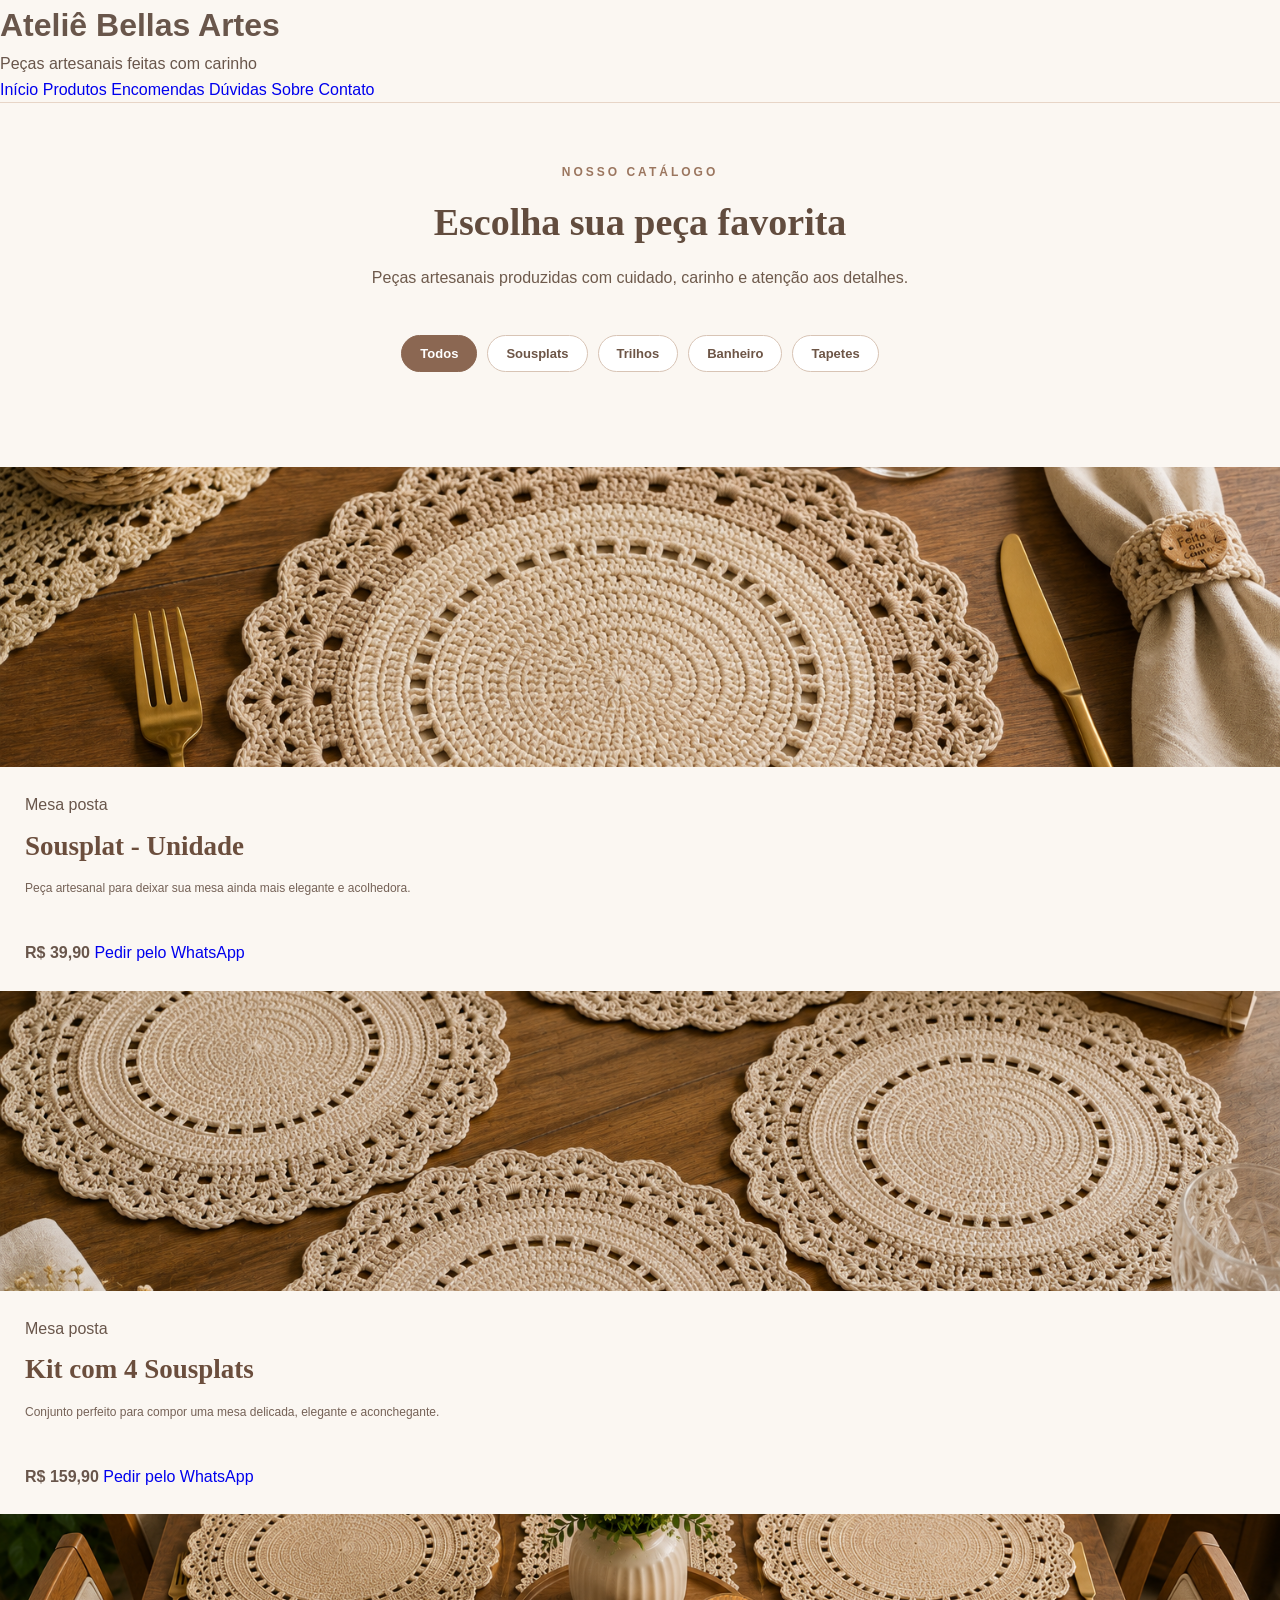
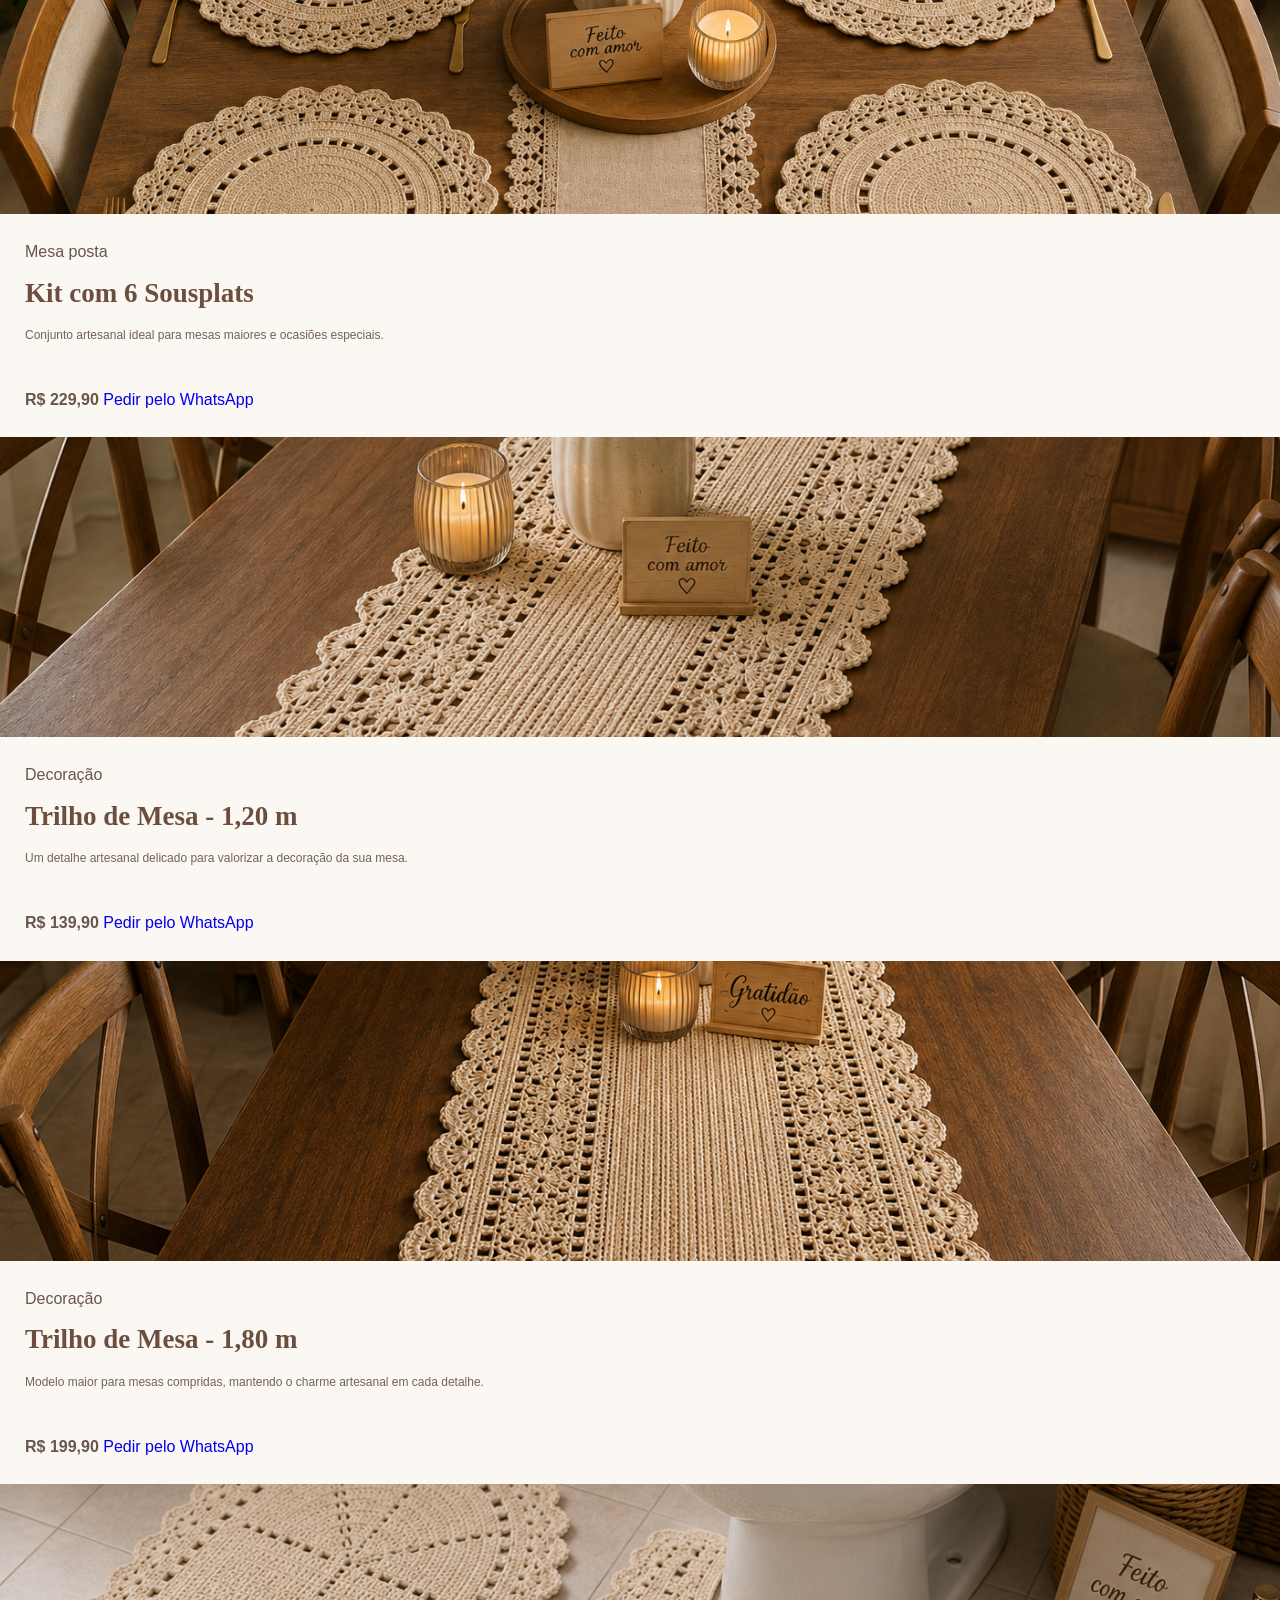
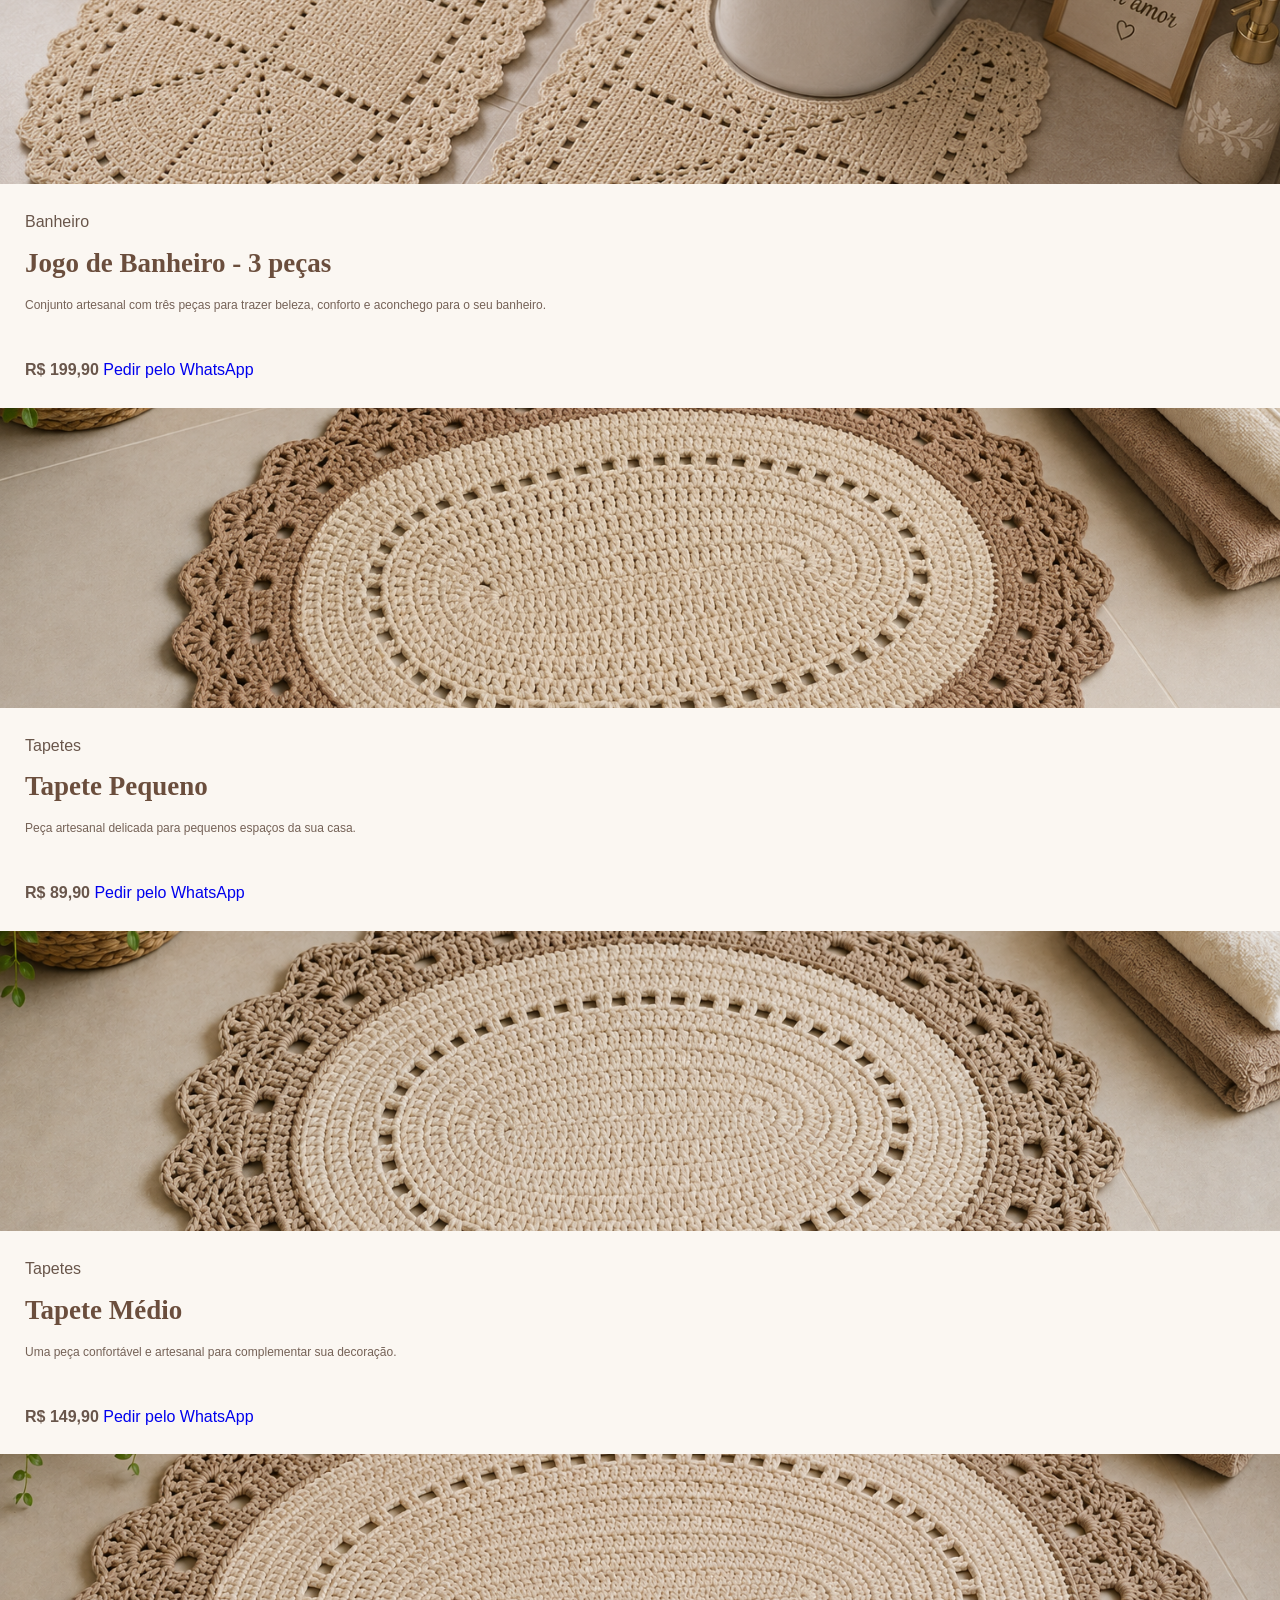
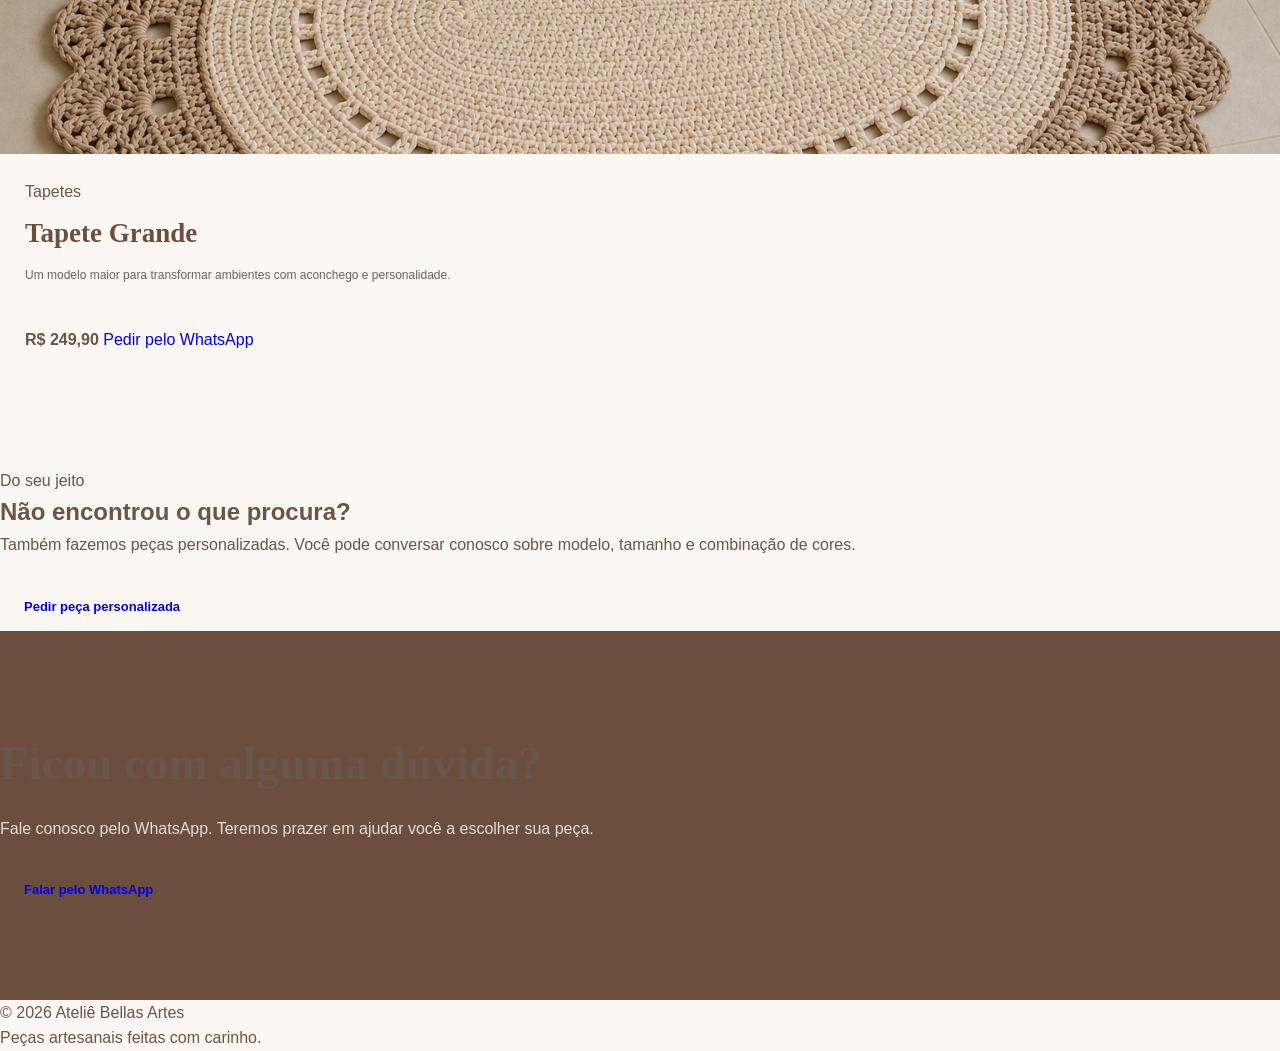
<file: catalogo.html>
<!DOCTYPE html>
<html lang="pt-BR">

<head>
  <meta charset="UTF-8">

  <meta
    name="viewport"
    content="width=device-width, initial-scale=1.0"
  >

  <title>Catálogo | Ateliê Bellas Artes</title>

  <meta
    name="description"
    content="Conheça o catálogo do Ateliê Bellas Artes: sousplats, trilhos de mesa, jogos de banheiro, tapetes e peças personalizadas em crochê."
  >

  <link rel="icon" type="image/png" href="favicon.png">

  <!-- COMPARTILHAMENTO -->
  <meta property="og:title" content="Catálogo | Ateliê Bellas Artes">

  <meta
    property="og:description"
    content="Conheça nossas peças artesanais em crochê e escolha sua favorita."
  >

  <meta
    property="og:image"
    content="https://atelie-bellas-artes.vercel.app/compartilhamento.png"
  >

  <meta
    property="og:url"
    content="https://atelie-bellas-artes.vercel.app/catalogo.html"
  >

  <meta property="og:type" content="website">
  <meta property="og:site_name" content="Ateliê Bellas Artes">

  <meta name="twitter:card" content="summary_large_image">

  <meta
    name="twitter:title"
    content="Catálogo | Ateliê Bellas Artes"
  >

  <meta
    name="twitter:description"
    content="Sousplats, trilhos, jogos de banheiro, tapetes e peças personalizadas feitas com carinho."
  >

  <meta
    name="twitter:image"
    content="https://atelie-bellas-artes.vercel.app/compartilhamento.png"
  >

  <link rel="stylesheet" href="style.css?v=11">


  <style>

    /* =========================
       MENU MOBILE
    ========================= */

    .botao-menu-mobile {
      display: none;
      background: transparent;
      border: 1px solid #d8c4b5;
      color: #624c3e;
      padding: 10px 16px;
      border-radius: 30px;
      font-size: 14px;
      font-weight: bold;
      cursor: pointer;
    }


    /* =========================
       CATÁLOGO
    ========================= */

    .catalogo-topo {
      text-align: center;
      padding: 55px 20px 25px;
    }

    .catalogo-topo span {
      text-transform: uppercase;
      letter-spacing: 3px;
      font-size: 12px;
      color: #9b765f;
      font-weight: bold;
    }

    .catalogo-topo h2 {
      font-family: Georgia, serif;
      color: #624c3e;
      font-size: 38px;
      margin-top: 8px;
      margin-bottom: 12px;
    }

    .catalogo-topo p {
      max-width: 650px;
      margin: auto;
      color: #6e5a4c;
      line-height: 1.6;
    }


    /* =========================
       FILTROS
    ========================= */

    .filtros-catalogo {
      display: flex;
      justify-content: center;
      flex-wrap: wrap;
      gap: 10px;
      padding: 20px 15px 5px;
    }

    .filtro-btn {
      border: 1px solid #d8c4b5;
      background: #ffffff;
      color: #6d5546;
      padding: 10px 18px;
      border-radius: 30px;
      cursor: pointer;
      font-size: 13px;
      font-weight: bold;
      transition: 0.25s;
    }

    .filtro-btn:hover {
      background: #eee3da;
    }

    .filtro-btn.ativo {
      background: #8b6752;
      border-color: #8b6752;
      color: #ffffff;
    }

    .item-catalogo.oculto {
      display: none;
    }


    /* =========================
       MOBILE
    ========================= */

    @media (max-width: 650px) {

      /* CABEÇALHO */

      .topo {
        display: flex;
        flex-direction: column;
        align-items: center;
        padding-top: 14px;
        padding-bottom: 14px;
      }

      .logo {
        text-align: center;
      }

      .logo h1 {
        font-size: 24px;
        line-height: 1.05;
        margin-bottom: 4px;
      }

      .logo p {
        font-size: 12px;
        margin-top: 2px;
      }


      /* MENU */

      .botao-menu-mobile {
        display: block;
        margin-top: 10px;
        padding: 9px 15px;
        font-size: 13px;
      }

      .topo nav {
        display: none;
        width: 100%;
        margin-top: 12px;
        flex-direction: column;
        align-items: center;
        gap: 8px;
      }

      .topo nav.menu-aberto {
        display: flex;
      }

      .topo nav a {
        display: block;
        width: 100%;
        max-width: 280px;
        text-align: center;
        padding: 11px 14px;
        border-radius: 10px;
        background: #fffaf6;
        border: 1px solid #eee3da;
      }


      /* TOPO DO CATÁLOGO */

      .catalogo-topo {
        padding: 38px 18px 20px;
      }

      .catalogo-topo h2 {
        font-size: 29px;
        line-height: 1.2;
      }

      .catalogo-topo p {
        font-size: 14px;
      }


      /* FILTROS */

      .filtros-catalogo {
        gap: 7px;
        padding: 18px 10px 5px;
      }

      .filtro-btn {
        padding: 9px 12px;
        font-size: 12px;
      }


      /* CARDS */

      .catalogo-grid {
        grid-template-columns: 1fr;
        gap: 24px;
      }

      .produto {
        width: 100%;
        border-radius: 16px;
        overflow: hidden;
      }

      .produto-imagem {
        width: 100%;
        height: 220px;
        overflow: hidden;
      }

      .produto-imagem img {
        width: 100%;
        height: 100%;
        display: block;
        object-fit: cover;
        object-position: center;
      }

      .produto-info {
        padding: 20px 16px;
      }

      .produto-info .categoria {
        font-size: 11px;
      }

      .produto-info h3 {
        font-size: 21px;
        line-height: 1.2;
        margin-top: 6px;
        margin-bottom: 10px;
      }

      .produto-info p {
        font-size: 14px;
        line-height: 1.5;
      }

      .produto-info strong {
        display: block;
        font-size: 20px;
        margin: 14px 0;
      }

      .botao-whatsapp {
        display: block;
        width: 100%;
        padding: 14px 16px;
        text-align: center;
        font-size: 14px;
        box-sizing: border-box;
      }

    }

  </style>

</head>


<body>


  <!-- CABEÇALHO -->

  <header class="topo">

    <div class="logo">

      <h1>Ateliê Bellas Artes</h1>

      <p>Peças artesanais feitas com carinho</p>

    </div>


    <button
      class="botao-menu-mobile"
      id="botao-menu-mobile"
      aria-expanded="false"
      aria-controls="menu-principal"
    >
      ☰ Menu
    </button>


    <nav id="menu-principal">

      <a href="index.html">Início</a>

      <a href="catalogo.html">Produtos</a>

      <a href="index.html#como-funciona">Encomendas</a>

      <a href="index.html#faq">Dúvidas</a>

      <a href="index.html#sobre">Sobre</a>

      <a href="index.html#contato">Contato</a>

    </nav>

  </header>



  <main>


    <!-- TOPO DO CATÁLOGO -->

    <section class="catalogo-topo">

      <span>Nosso catálogo</span>

      <h2>Escolha sua peça favorita</h2>

      <p>
        Peças artesanais produzidas com cuidado,
        carinho e atenção aos detalhes.
      </p>

    </section>



    <!-- FILTROS -->

    <section class="filtros-catalogo">

      <button
        class="filtro-btn ativo"
        data-filtro="todos"
      >
        Todos
      </button>

      <button
        class="filtro-btn"
        data-filtro="sousplats"
      >
        Sousplats
      </button>

      <button
        class="filtro-btn"
        data-filtro="trilhos"
      >
        Trilhos
      </button>

      <button
        class="filtro-btn"
        data-filtro="banheiro"
      >
        Banheiro
      </button>

      <button
        class="filtro-btn"
        data-filtro="tapetes"
      >
        Tapetes
      </button>

    </section>



    <!-- PRODUTOS -->

    <section class="secao">

      <div class="catalogo-grid">


        <!-- SOUSPLAT UNIDADE -->

        <article
          class="produto item-catalogo"
          data-categoria="sousplats"
        >

          <div class="produto-imagem">

            <img
              src="sousplat-unidade.png"
              alt="Sousplat artesanal em crochê"
            >

          </div>


          <div class="produto-info">

            <span class="categoria">
              Mesa posta
            </span>

            <h3>
              Sousplat - Unidade
            </h3>

            <p>
              Peça artesanal para deixar sua mesa
              ainda mais elegante e acolhedora.
            </p>

            <strong>
              R$ 39,90
            </strong>

            <a
              href="https://wa.me/5548991967784?text=Olá! Gostaria de encomendar 1 Sousplat do Ateliê Bellas Artes."
              target="_blank"
              rel="noopener noreferrer"
              class="botao-whatsapp"
            >
              Pedir pelo WhatsApp
            </a>

          </div>

        </article>



        <!-- KIT 4 -->

        <article
          class="produto item-catalogo"
          data-categoria="sousplats"
        >

          <div class="produto-imagem">

            <img
              src="sousplat-kit4.png"
              alt="Kit com 4 sousplats artesanais em crochê"
            >

          </div>


          <div class="produto-info">

            <span class="categoria">
              Mesa posta
            </span>

            <h3>
              Kit com 4 Sousplats
            </h3>

            <p>
              Conjunto perfeito para compor uma mesa
              delicada, elegante e aconchegante.
            </p>

            <strong>
              R$ 159,90
            </strong>

            <a
              href="https://wa.me/5548991967784?text=Olá! Gostaria de encomendar o Kit com 4 Sousplats do Ateliê Bellas Artes."
              target="_blank"
              rel="noopener noreferrer"
              class="botao-whatsapp"
            >
              Pedir pelo WhatsApp
            </a>

          </div>

        </article>



        <!-- KIT 6 -->

        <article
          class="produto item-catalogo"
          data-categoria="sousplats"
        >

          <div class="produto-imagem">

            <img
              src="sousplat-kit6.png"
              alt="Kit com 6 sousplats artesanais em crochê"
            >

          </div>


          <div class="produto-info">

            <span class="categoria">
              Mesa posta
            </span>

            <h3>
              Kit com 6 Sousplats
            </h3>

            <p>
              Conjunto artesanal ideal para mesas maiores
              e ocasiões especiais.
            </p>

            <strong>
              R$ 229,90
            </strong>

            <a
              href="https://wa.me/5548991967784?text=Olá! Gostaria de encomendar o Kit com 6 Sousplats do Ateliê Bellas Artes."
              target="_blank"
              rel="noopener noreferrer"
              class="botao-whatsapp"
            >
              Pedir pelo WhatsApp
            </a>

          </div>

        </article>



        <!-- TRILHO 1,20 -->

        <article
          class="produto item-catalogo"
          data-categoria="trilhos"
        >

          <div class="produto-imagem">

            <img
              src="trilho-120.png"
              alt="Trilho de mesa artesanal de 1,20 metros"
            >

          </div>


          <div class="produto-info">

            <span class="categoria">
              Decoração
            </span>

            <h3>
              Trilho de Mesa - 1,20 m
            </h3>

            <p>
              Um detalhe artesanal delicado para
              valorizar a decoração da sua mesa.
            </p>

            <strong>
              R$ 139,90
            </strong>

            <a
              href="https://wa.me/5548991967784?text=Olá! Gostaria de encomendar um Trilho de Mesa de 1,20 m do Ateliê Bellas Artes."
              target="_blank"
              rel="noopener noreferrer"
              class="botao-whatsapp"
            >
              Pedir pelo WhatsApp
            </a>

          </div>

        </article>



        <!-- TRILHO 1,80 -->

        <article
          class="produto item-catalogo"
          data-categoria="trilhos"
        >

          <div class="produto-imagem">

            <img
              src="trilho-180.png"
              alt="Trilho de mesa artesanal de 1,80 metros"
            >

          </div>


          <div class="produto-info">

            <span class="categoria">
              Decoração
            </span>

            <h3>
              Trilho de Mesa - 1,80 m
            </h3>

            <p>
              Modelo maior para mesas compridas,
              mantendo o charme artesanal em cada detalhe.
            </p>

            <strong>
              R$ 199,90
            </strong>

            <a
              href="https://wa.me/5548991967784?text=Olá! Gostaria de encomendar um Trilho de Mesa de 1,80 m do Ateliê Bellas Artes."
              target="_blank"
              rel="noopener noreferrer"
              class="botao-whatsapp"
            >
              Pedir pelo WhatsApp
            </a>

          </div>

        </article>



        <!-- JOGO DE BANHEIRO -->

        <article
          class="produto item-catalogo"
          data-categoria="banheiro"
        >

          <div class="produto-imagem">

            <img
              src="jogo-banheiro-3pecas.png"
              alt="Jogo de banheiro com 3 peças artesanais em crochê"
            >

          </div>


          <div class="produto-info">

            <span class="categoria">
              Banheiro
            </span>

            <h3>
              Jogo de Banheiro - 3 peças
            </h3>

            <p>
              Conjunto artesanal com três peças para
              trazer beleza, conforto e aconchego
              para o seu banheiro.
            </p>

            <strong>
              R$ 199,90
            </strong>

            <a
              href="https://wa.me/5548991967784?text=Olá! Gostaria de encomendar o Jogo de Banheiro com 3 peças do Ateliê Bellas Artes."
              target="_blank"
              rel="noopener noreferrer"
              class="botao-whatsapp"
            >
              Pedir pelo WhatsApp
            </a>

          </div>

        </article>



        <!-- TAPETE PEQUENO -->

        <article
          class="produto item-catalogo"
          data-categoria="tapetes"
        >

          <div class="produto-imagem">

            <img
              src="tapete-pequeno.png"
              alt="Tapete pequeno artesanal em crochê"
            >

          </div>


          <div class="produto-info">

            <span class="categoria">
              Tapetes
            </span>

            <h3>
              Tapete Pequeno
            </h3>

            <p>
              Peça artesanal delicada para pequenos
              espaços da sua casa.
            </p>

            <strong>
              R$ 89,90
            </strong>

            <a
              href="https://wa.me/5548991967784?text=Olá! Gostaria de encomendar um Tapete Pequeno do Ateliê Bellas Artes."
              target="_blank"
              rel="noopener noreferrer"
              class="botao-whatsapp"
            >
              Pedir pelo WhatsApp
            </a>

          </div>

        </article>



        <!-- TAPETE MÉDIO -->

        <article
          class="produto item-catalogo"
          data-categoria="tapetes"
        >

          <div class="produto-imagem">

            <img
              src="tapete-medio.png"
              alt="Tapete médio artesanal em crochê"
            >

          </div>


          <div class="produto-info">

            <span class="categoria">
              Tapetes
            </span>

            <h3>
              Tapete Médio
            </h3>

            <p>
              Uma peça confortável e artesanal
              para complementar sua decoração.
            </p>

            <strong>
              R$ 149,90
            </strong>

            <a
              href="https://wa.me/5548991967784?text=Olá! Gostaria de encomendar um Tapete Médio do Ateliê Bellas Artes."
              target="_blank"
              rel="noopener noreferrer"
              class="botao-whatsapp"
            >
              Pedir pelo WhatsApp
            </a>

          </div>

        </article>



        <!-- TAPETE GRANDE -->

        <article
          class="produto item-catalogo"
          data-categoria="tapetes"
        >

          <div class="produto-imagem">

            <img
              src="tapete-grande.png"
              alt="Tapete grande artesanal em crochê"
            >

          </div>


          <div class="produto-info">

            <span class="categoria">
              Tapetes
            </span>

            <h3>
              Tapete Grande
            </h3>

            <p>
              Um modelo maior para transformar
              ambientes com aconchego e personalidade.
            </p>

            <strong>
              R$ 249,90
            </strong>

            <a
              href="https://wa.me/5548991967784?text=Olá! Gostaria de encomendar um Tapete Grande do Ateliê Bellas Artes."
              target="_blank"
              rel="noopener noreferrer"
              class="botao-whatsapp"
            >
              Pedir pelo WhatsApp
            </a>

          </div>

        </article>


      </div>

    </section>



    <!-- PERSONALIZADO -->

    <section class="sobre">

      <div class="sobre-conteudo">

        <span>
          Do seu jeito
        </span>

        <h2>
          Não encontrou o que procura?
        </h2>

        <p>
          Também fazemos peças personalizadas.
          Você pode conversar conosco sobre modelo,
          tamanho e combinação de cores.
        </p>

        <br>

        <a
          href="https://wa.me/5548991967784?text=Olá! Vim pelo catálogo do Ateliê Bellas Artes e gostaria de encomendar uma peça personalizada. Quero conversar sobre o modelo, tamanho e cores."
          target="_blank"
          rel="noopener noreferrer"
          class="botao"
        >
          Pedir peça personalizada
        </a>

      </div>

    </section>



    <!-- CONTATO -->

    <section class="contato">

      <h2>
        Ficou com alguma dúvida?
      </h2>

      <p>
        Fale conosco pelo WhatsApp.
        Teremos prazer em ajudar você a escolher sua peça.
      </p>

      <a
        href="https://wa.me/5548991967784?text=Olá! Vim pelo catálogo do Ateliê Bellas Artes e gostaria de tirar uma dúvida."
        target="_blank"
        rel="noopener noreferrer"
        class="botao"
      >
        Falar pelo WhatsApp
      </a>

    </section>


  </main>



  <!-- RODAPÉ -->

  <footer>

    <p>© 2026 Ateliê Bellas Artes</p>

    <p>Peças artesanais feitas com carinho.</p>

  </footer>



  <!-- MENU MOBILE -->

  <script>

    document.addEventListener("DOMContentLoaded", function () {

      const botaoMenu =
        document.getElementById("botao-menu-mobile");

      const menu =
        document.getElementById("menu-principal");


      if (botaoMenu && menu) {

        botaoMenu.addEventListener("click", function () {

          menu.classList.toggle("menu-aberto");

          const aberto =
            menu.classList.contains("menu-aberto");

          botaoMenu.setAttribute(
            "aria-expanded",
            aberto
          );

          botaoMenu.textContent =
            aberto ? "✕ Fechar" : "☰ Menu";

        });


        const links = menu.querySelectorAll("a");


        links.forEach(function (link) {

          link.addEventListener("click", function () {

            if (window.innerWidth <= 650) {

              menu.classList.remove("menu-aberto");

              botaoMenu.setAttribute(
                "aria-expanded",
                "false"
              );

              botaoMenu.textContent = "☰ Menu";

            }

          });

        });

      }

    });

  </script>



  <!-- FILTROS DO CATÁLOGO -->

  <script>

    document.addEventListener("DOMContentLoaded", function () {

      const botoes =
        document.querySelectorAll(".filtro-btn");

      const produtos =
        document.querySelectorAll(".item-catalogo");


      botoes.forEach(function (botao) {

        botao.addEventListener("click", function () {

          const filtro =
            this.getAttribute("data-filtro");


          botoes.forEach(function (item) {

            item.classList.remove("ativo");

          });


          this.classList.add("ativo");


          produtos.forEach(function (produto) {

            const categoria =
              produto.getAttribute("data-categoria");


            if (
              filtro === "todos" ||
              categoria === filtro
            ) {

              produto.classList.remove("oculto");

            } else {

              produto.classList.add("oculto");

            }

          });

        });

      });

    });

  </script>


</body>

</html>
</file>
<file: style.css>
* {
  margin: 0;
  padding: 0;
  box-sizing: border-box;
}


/* =========================
   CORES PRINCIPAIS
========================= */

:root {
  --creme: #fbf7f2;
  --creme2: #f4e9e0;
  --branco: #ffffff;

  --marrom: #6b4e3d;
  --marrom-escuro: #493329;

  --rose: #c98276;
  --rose-escuro: #b96f64;
  --rose-claro: #ead1cb;

  --bege: #e7d5c7;

  --texto: #69564b;

  --sombra:
    0 15px 38px rgba(70, 46, 34, 0.08);
}


/* =========================
   CONFIGURAÇÕES GERAIS
========================= */

html {
  scroll-behavior: smooth;
}

body {
  font-family: Arial, Helvetica, sans-serif;
  background: var(--creme);
  color: var(--texto);
  line-height: 1.6;
}

img {
  display: block;
  max-width: 100%;
}

a {
  text-decoration: none;
}

.container {
  width: min(1160px, 90%);
  margin: auto;
}


/* =========================
   CABEÇALHO
========================= */

.topo {
  position: sticky;
  top: 0;
  z-index: 1000;

  background: rgba(251, 247, 242, 0.97);
  border-bottom: 1px solid var(--bege);
}

.topo-conteudo {
  min-height: 86px;

  display: flex;
  align-items: center;
  justify-content: space-between;

  gap: 24px;
}

.marca {
  display: block;
  color: inherit;
  flex-shrink: 0;
}

.marca h1 {
  font-family: Georgia, serif;
  color: var(--marrom);
  font-size: 28px;
}

.marca p {
  color: #8b776a;
  font-size: 10px;
}

.menu {
  display: flex;
  align-items: center;
  gap: 22px;
}

.menu a {
  position: relative;

  color: var(--marrom);

  font-size: 12px;
  font-weight: bold;

  transition: color .2s;
}

.menu a:not(.menu-instagram)::after {
  content: "";

  position: absolute;

  left: 0;
  bottom: -7px;

  width: 0;
  height: 2px;

  background: var(--rose);

  transition: width .25s;
}

.menu a:not(.menu-instagram):hover::after {
  width: 100%;
}

.menu a:hover {
  color: var(--rose);
}

.menu-instagram {
  padding: 10px 18px;

  border-radius: 30px;

  background: var(--rose);

  color: white !important;
}

.menu-instagram:hover {
  background: var(--rose-escuro);
}

.botao-menu {
  display: none;

  border: 1px solid var(--bege);

  background: transparent;

  color: var(--marrom);

  padding: 10px 16px;

  border-radius: 30px;

  cursor: pointer;
}


/* =========================
   BANNER
========================= */

.hero {
  position: relative;

  min-height: 590px;

  display: flex;
  align-items: center;

  overflow: hidden;
}

.hero-fundo {
  position: absolute;

  inset: 0;

  width: 100%;
  height: 100%;

  object-fit: cover;
  object-position: center;
}

.hero-overlay {
  position: absolute;

  inset: 0;

  background:
    linear-gradient(
      90deg,
      rgba(253, 247, 241, 0.98) 0%,
      rgba(253, 247, 241, 0.93) 31%,
      rgba(253, 247, 241, 0.65) 50%,
      rgba(253, 247, 241, 0.08) 78%
    );
}

.hero-conteudo {
  position: relative;
  z-index: 2;

  padding: 80px 0;
}

.hero-texto {
  max-width: 590px;
}

.mini-titulo {
  display: inline-block;

  color: var(--rose);

  font-size: 11px;
  font-weight: bold;

  letter-spacing: 4px;
}

.hero h2 {
  font-family: Georgia, serif;

  color: var(--marrom-escuro);

  font-size: 54px;
  line-height: 1.07;

  margin: 15px 0 21px;
}

.hero-texto p {
  max-width: 540px;

  color: #725f53;

  font-size: 15px;
  line-height: 1.8;
}

.hero-botoes {
  display: flex;
  flex-wrap: wrap;

  gap: 13px;

  margin-top: 30px;
}


/* =========================
   BOTÕES
========================= */

.botao {
  display: inline-flex;

  align-items: center;
  justify-content: center;

  min-height: 48px;

  padding: 12px 24px;

  border-radius: 30px;

  font-size: 13px;
  font-weight: bold;

  transition: .2s;
}

.botao:hover {
  transform: translateY(-2px);
}

.botao-principal {
  background: var(--rose);
  color: white;
}

.botao-principal:hover {
  background: var(--rose-escuro);
}

.botao-secundario {
  color: var(--marrom);

  border: 1px solid #cdb7a8;
}

.hero-botao-claro {
  background: rgba(255, 255, 255, 0.78);
}

.botao-claro {
  background: white;
  color: var(--marrom);
}


/* =========================
   SEÇÕES
========================= */

.secao {
  padding: 90px 0;
}

.secao-alternada {
  background: #f7efe9;
}

.titulo-secao {
  max-width: 700px;

  margin: 0 auto 48px;

  text-align: center;
}

.titulo-secao > span {
  color: var(--rose);

  font-size: 11px;
  font-weight: bold;

  letter-spacing: 3px;
}

.titulo-secao h2 {
  font-family: Georgia, serif;

  color: var(--marrom);

  font-size: 45px;

  margin: 8px 0 14px;
}

.titulo-secao p {
  color: #78655a;

  font-size: 14px;
  line-height: 1.8;
}


/* =========================
   CATEGORIAS
========================= */

.categorias {
  background: white;
}

.grade-categorias {
  display: grid;

  grid-template-columns: repeat(3, 1fr);

  gap: 20px;
}

.categoria-card {
  min-height: 225px;

  display: flex;

  gap: 20px;

  padding: 28px;

  background: var(--creme);

  border: 1px solid #eadcd2;

  border-radius: 22px;

  color: var(--texto);

  transition:
    transform .2s,
    box-shadow .2s;
}

.categoria-card:hover {
  transform: translateY(-4px);

  box-shadow: var(--sombra);
}

.icone-categoria {
  font-size: 34px;
}

.categoria-card h3 {
  font-family: Georgia, serif;

  color: var(--marrom);

  font-size: 26px;

  margin-bottom: 10px;
}

.categoria-card p {
  color: #756257;

  font-size: 12px;
}

.categoria-card span {
  display: inline-block;

  color: var(--rose);

  font-size: 12px;
  font-weight: bold;

  margin-top: 20px;
}


/* =========================
   PRODUTOS
========================= */

.secao-produtos {
  background: var(--creme);
}

.secao-produtos.secao-alternada {
  background: #f7efe9;
}

.grade-produtos {
  display: grid;

  grid-template-columns: repeat(3, 1fr);

  gap: 25px;

  align-items: start;
}

.produto-card {
  overflow: hidden;

  background: white;

  border: 1px solid #eaded6;

  border-radius: 24px;

  box-shadow:
    0 10px 30px rgba(70, 48, 36, 0.06);

  transition:
    transform .25s,
    box-shadow .25s;
}

.produto-card:hover {
  transform: translateY(-7px);

  box-shadow:
    0 18px 45px rgba(70, 46, 34, .12);
}

.produto-imagem {
  height: 300px;

  overflow: hidden;

  background: #f2ebe5;
}

.produto-imagem img {
  width: 100%;
  height: 100%;

  object-fit: cover;
  object-position: center;

  transition: transform .4s;
}

.produto-card:hover .produto-imagem img {
  transform: scale(1.04);
}

.produto-info {
  padding: 25px;
}

.categoria-produto {
  color: var(--rose);

  font-size: 10px;
  font-weight: bold;

  letter-spacing: 2px;
}

.produto-info h3 {
  font-family: Georgia, serif;

  color: var(--marrom);

  font-size: 27px;

  margin: 7px 0 10px;
}

.produto-info > p {
  min-height: 62px;

  color: #756257;

  font-size: 12px;
  line-height: 1.7;
}


/* =========================
   CORES DOS PRODUTOS
========================= */

.cores {
  display: flex;

  align-items: center;

  gap: 8px;

  margin: 18px 0;
}

.cor {
  width: 20px;
  height: 20px;

  display: block;

  border-radius: 50%;

  border: 2px solid white;

  box-shadow:
    0 0 0 1px #d4c4b8;
}

.cru {
  background: #e6d5bd;
}

.bege {
  background: #cdb394;
}

.branco {
  background: #f8f7f3;
}

.cinza {
  background: #9c9c98;
}

.verde-escuro {
  background: #234936;
}

.dourado {
  background: #b98a35;
}

.preto {
  background: #282522;
}

.azul {
  background: #304fa0;
}

.azul-marinho {
  background: #25344e;
}

.verde {
  background: #73866c;
}

.rose {
  background: #c88680;
}

.rosa {
  background: #e2a0ad;
}

.lilas {
  background: #aa8ab8;
}

.vermelho {
  background: #a7272c;
}

.marrom {
  background: #6b4e3d;
}


/* =========================
   PREÇOS
========================= */

.precos {
  display: flex;

  justify-content: space-between;
  align-items: center;

  gap: 15px;

  padding: 7px 0;

  border-bottom: 1px solid #eee5df;

  font-size: 12px;
}

.precos strong {
  color: var(--marrom);
}

.botao-produto {
  width: 100%;

  margin-top: 20px;

  background: #789474;

  color: white;

  transition:
    background .2s,
    transform .2s;
}

.botao-produto:hover {
  background: #668261;

  transform: translateY(-2px);
}


/* =========================
   OBSERVAÇÕES
========================= */

.observacao-produtos {
  max-width: 750px;

  margin: 45px auto 0;

  padding: 25px;

  background: #f0e2da;

  border-radius: 20px;

  text-align: center;
}

.observacao-produtos strong {
  display: block;

  font-family: Georgia, serif;

  color: var(--marrom);

  font-size: 22px;

  margin-bottom: 7px;
}

.observacao-produtos p {
  color: #745f54;

  font-size: 12px;
  line-height: 1.7;
}


/* =========================
   PERSONALIZAÇÃO
========================= */

.personalizacao {
  padding: 90px 0;

  background:
    linear-gradient(
      135deg,
      #ead6cb,
      #f5ebe4
    );
}

.personalizacao-conteudo {
  display: grid;

  grid-template-columns: 1fr 1fr;

  align-items: center;

  gap: 60px;
}

.personalizacao h2 {
  font-family: Georgia, serif;

  color: var(--marrom);

  font-size: 45px;

  margin: 8px 0 15px;
}

.personalizacao p {
  max-width: 540px;
}

.personalizacao-opcoes {
  display: grid;

  gap: 14px;
}

.personalizacao-opcoes div {
  background: rgba(255, 255, 255, .7);

  padding: 21px;

  border-radius: 18px;
}

.personalizacao-opcoes strong {
  display: block;

  color: var(--marrom);

  margin-bottom: 4px;
}

.personalizacao-opcoes span {
  font-size: 12px;
}


/* =========================
   ENCOMENDAS
========================= */

.encomendas {
  background: white;
}

.passos {
  display: grid;

  grid-template-columns: repeat(4, 1fr);

  gap: 18px;
}

.passo {
  padding: 27px 22px;

  background: var(--creme);

  border: 1px solid #eadcd2;

  border-radius: 20px;

  text-align: center;
}

.numero {
  width: 46px;
  height: 46px;

  display: flex;

  align-items: center;
  justify-content: center;

  margin: 0 auto 17px;

  border-radius: 50%;

  background: var(--rose);

  color: white;

  font-weight: bold;
}

.passo h3 {
  font-family: Georgia, serif;

  color: var(--marrom);

  font-size: 24px;
}

.passo p {
  margin-top: 6px;

  font-size: 12px;
}

.pagamento {
  max-width: 720px;

  margin: 35px auto 0;

  padding: 28px;

  background: var(--creme2);

  border-radius: 21px;

  text-align: center;
}

.pagamento h3 {
  font-family: Georgia, serif;

  color: var(--marrom);

  font-size: 26px;

  margin-bottom: 15px;
}

.formas-pagamento {
  display: flex;

  justify-content: center;

  gap: 10px;

  margin-bottom: 17px;
}

.formas-pagamento span {
  padding: 8px 20px;

  background: white;

  border-radius: 30px;

  color: var(--marrom);

  font-weight: bold;
}


/* =========================
   CONTATO
========================= */

.contato {
  padding: 85px 0;

  background: var(--marrom);
}

.contato-conteudo {
  max-width: 720px;

  color: white;

  text-align: center;
}

.contato-conteudo > span {
  color: var(--rose-claro);

  font-size: 11px;
  font-weight: bold;

  letter-spacing: 3px;
}

.contato h2 {
  font-family: Georgia, serif;

  font-size: 47px;

  margin: 10px 0 15px;
}

.contato p {
  color: #eadbd2;

  margin-bottom: 25px;
}


/* =========================
   RODAPÉ NOVO
========================= */

.rodape {
  padding: 0;

  background: #3d2b23;

  color: #dbcac0;
}

.rodape-grade {
  display: grid;

  grid-template-columns:
    1.4fr 1fr 1fr 1fr;

  gap: 50px;

  padding: 65px 0;
}

.rodape-marca h3 {
  font-family: Georgia, serif;

  color: white;

  font-size: 30px;

  margin-bottom: 12px;
}

.rodape-marca p {
  max-width: 300px;

  font-size: 12px;
  line-height: 1.8;

  color: #d9c7bc;
}

.rodape-coluna {
  display: flex;

  flex-direction: column;

  align-items: flex-start;

  gap: 9px;
}

.rodape-coluna h4 {
  color: white;

  font-size: 13px;

  margin-bottom: 8px;

  text-transform: uppercase;

  letter-spacing: 1.5px;
}

.rodape-coluna a {
  color: #dbcac0;

  font-size: 11px;

  transition: color .2s;
}

.rodape-coluna a:hover {
  color: var(--rose-claro);
}

.rodape-coluna p {
  font-size: 11px;

  color: #dbcac0;
}

.rodape-final {
  border-top:
    1px solid rgba(255,255,255,.1);

  padding: 18px 0;

  text-align: center;
}

.rodape-final p {
  font-size: 10px;

  color: #baa79c;
}


/* =========================
   WHATSAPP FLUTUANTE
========================= */

.whatsapp-flutuante {
  position: fixed;

  right: 25px;
  bottom: 25px;

  z-index: 999;

  display: flex;

  align-items: center;

  gap: 8px;

  padding: 13px 20px;

  border-radius: 40px;

  background: #5f8f63;

  color: white;

  box-shadow:
    0 10px 30px rgba(0,0,0,.18);

  font-size: 12px;

  transition:
    transform .2s,
    box-shadow .2s;
}

.whatsapp-flutuante span {
  font-size: 18px;
}

.whatsapp-flutuante:hover {
  transform: translateY(-3px);

  box-shadow:
    0 14px 35px rgba(0,0,0,.25);
}


/* =========================
   TABLET
========================= */

@media (max-width: 950px) {

  .grade-categorias,
  .grade-produtos {
    grid-template-columns:
      repeat(2, 1fr);
  }

  .passos {
    grid-template-columns:
      repeat(2, 1fr);
  }

  .hero h2 {
    font-size: 46px;
  }

  .menu {
    gap: 12px;
  }

  .menu a {
    font-size: 11px;
  }

  .rodape-grade {
    grid-template-columns:
      repeat(2, 1fr);

    gap: 40px;
  }
}


/* =========================
   CELULAR
========================= */

@media (max-width: 700px) {

  .container {
    width: min(92%, 520px);
  }


  /* TOPO */

  .topo-conteudo {
    flex-direction: column;

    padding: 15px 0;
  }

  .marca {
    text-align: center;
  }

  .marca h1 {
    font-size: 26px;
  }

  .botao-menu {
    display: block;
  }

  .menu {
    display: none;

    width: 100%;

    flex-direction: column;

    gap: 7px;
  }

  .menu.menu-aberto {
    display: flex;
  }

  .menu a {
    width: 100%;

    padding: 11px;

    background: white;

    border: 1px solid #eadcd2;

    border-radius: 11px;

    text-align: center;

    font-size: 12px;
  }

  .menu a:not(.menu-instagram)::after {
    display: none;
  }

  .menu-instagram {
    border-radius: 11px;

    background: var(--rose) !important;

    color: white !important;
  }


  /* BANNER */

  .hero {
    min-height: 550px;

    align-items: flex-end;
  }

  .hero-fundo {
    object-position: 62% center;
  }

  .hero-overlay {
    background:
      linear-gradient(
        0deg,
        rgba(251,247,242,.99) 0%,
        rgba(251,247,242,.94) 42%,
        rgba(251,247,242,.35) 72%,
        rgba(251,247,242,.05) 100%
      );
  }

  .hero-conteudo {
    padding: 210px 0 45px;
  }

  .hero-texto {
    max-width: 100%;

    text-align: center;
  }

  .hero h2 {
    font-size: 38px;
  }

  .hero-texto p {
    font-size: 13px;
  }

  .hero-botoes {
    flex-direction: column;
  }

  .botao {
    width: 100%;
  }


  /* SEÇÕES */

  .secao {
    padding: 65px 0;
  }

  .titulo-secao {
    margin-bottom: 35px;
  }

  .titulo-secao h2 {
    font-size: 37px;
  }


  /* CATEGORIAS */

  .grade-categorias {
    grid-template-columns: 1fr;
  }

  .categoria-card {
    min-height: auto;
  }


  /* PRODUTOS */

  .grade-produtos {
    grid-template-columns: 1fr;
  }

  .produto-imagem {
    height: 280px;
  }

  .produto-info > p {
    min-height: auto;
  }


  /* PERSONALIZAÇÃO */

  .personalizacao {
    padding: 65px 0;
  }

  .personalizacao-conteudo {
    grid-template-columns: 1fr;
  }

  .personalizacao h2 {
    font-size: 38px;
  }


  /* ENCOMENDAS */

  .passos {
    grid-template-columns: 1fr;
  }

  .pagamento {
    padding: 24px 18px;
  }


  /* CONTATO */

  .contato h2 {
    font-size: 39px;
  }


  /* RODAPÉ */

  .rodape-grade {
    grid-template-columns: 1fr;

    gap: 35px;

    padding: 50px 0;
  }

  .rodape-marca,
  .rodape-coluna {
    align-items: center;

    text-align: center;
  }

  .rodape-marca p {
    margin: auto;
  }


  /* WHATSAPP */

  .whatsapp-flutuante {
    right: 15px;
    bottom: 15px;

    padding: 12px 16px;
  }

  .whatsapp-flutuante strong {
    display: none;
  }

  .whatsapp-flutuante span {
    font-size: 22px;
  }
}
</file>
